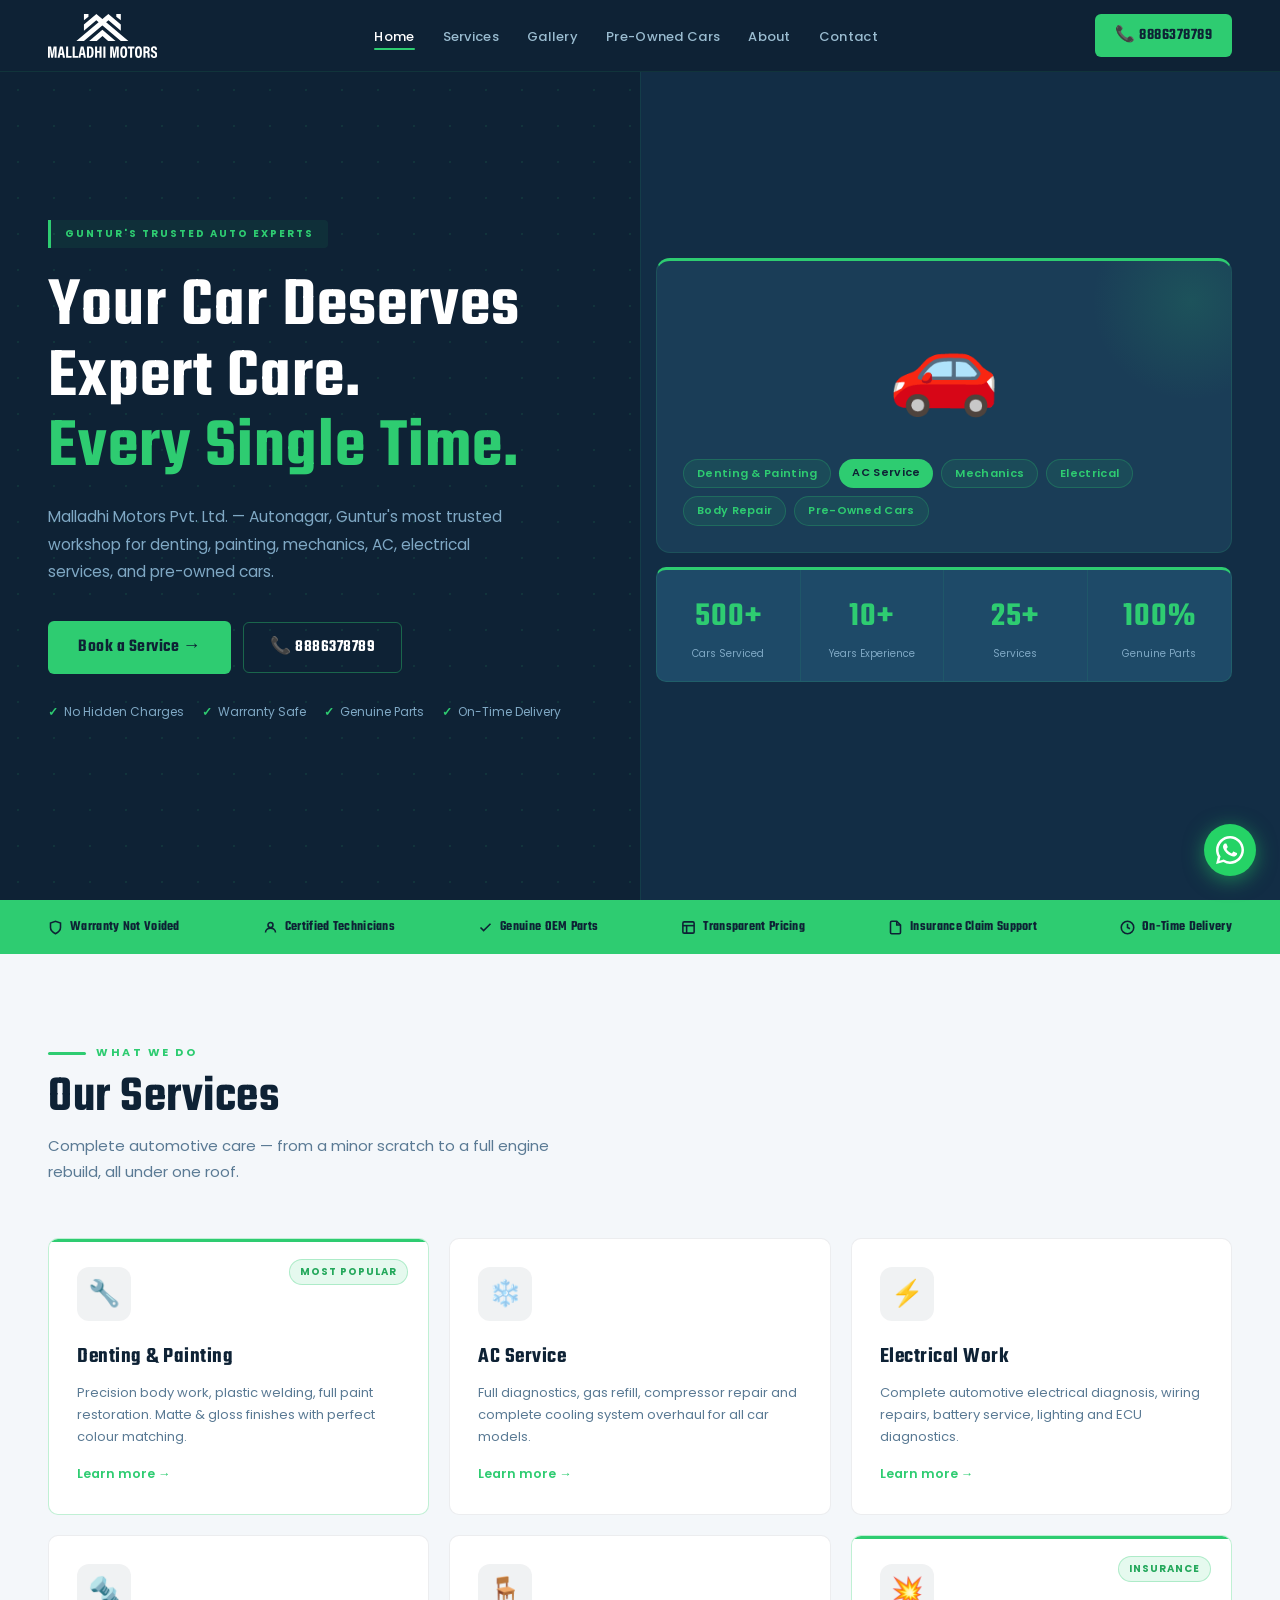
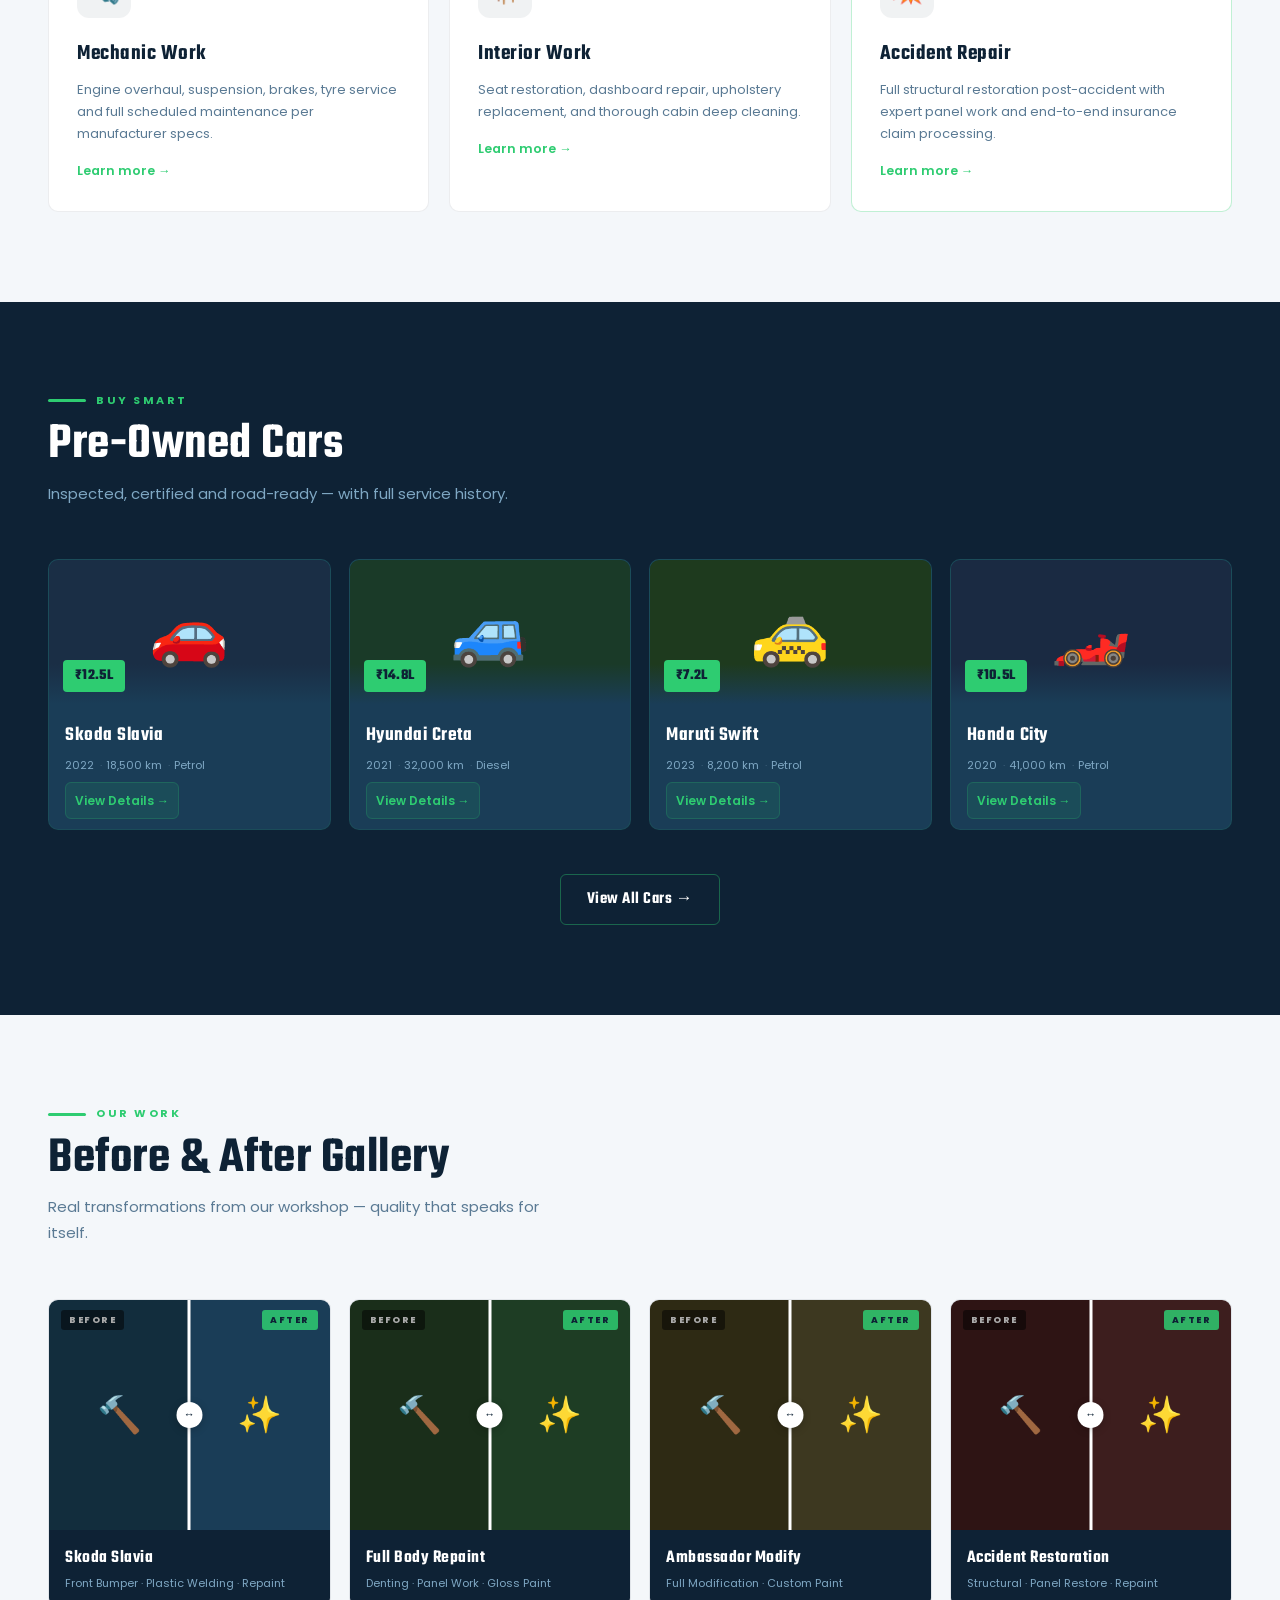
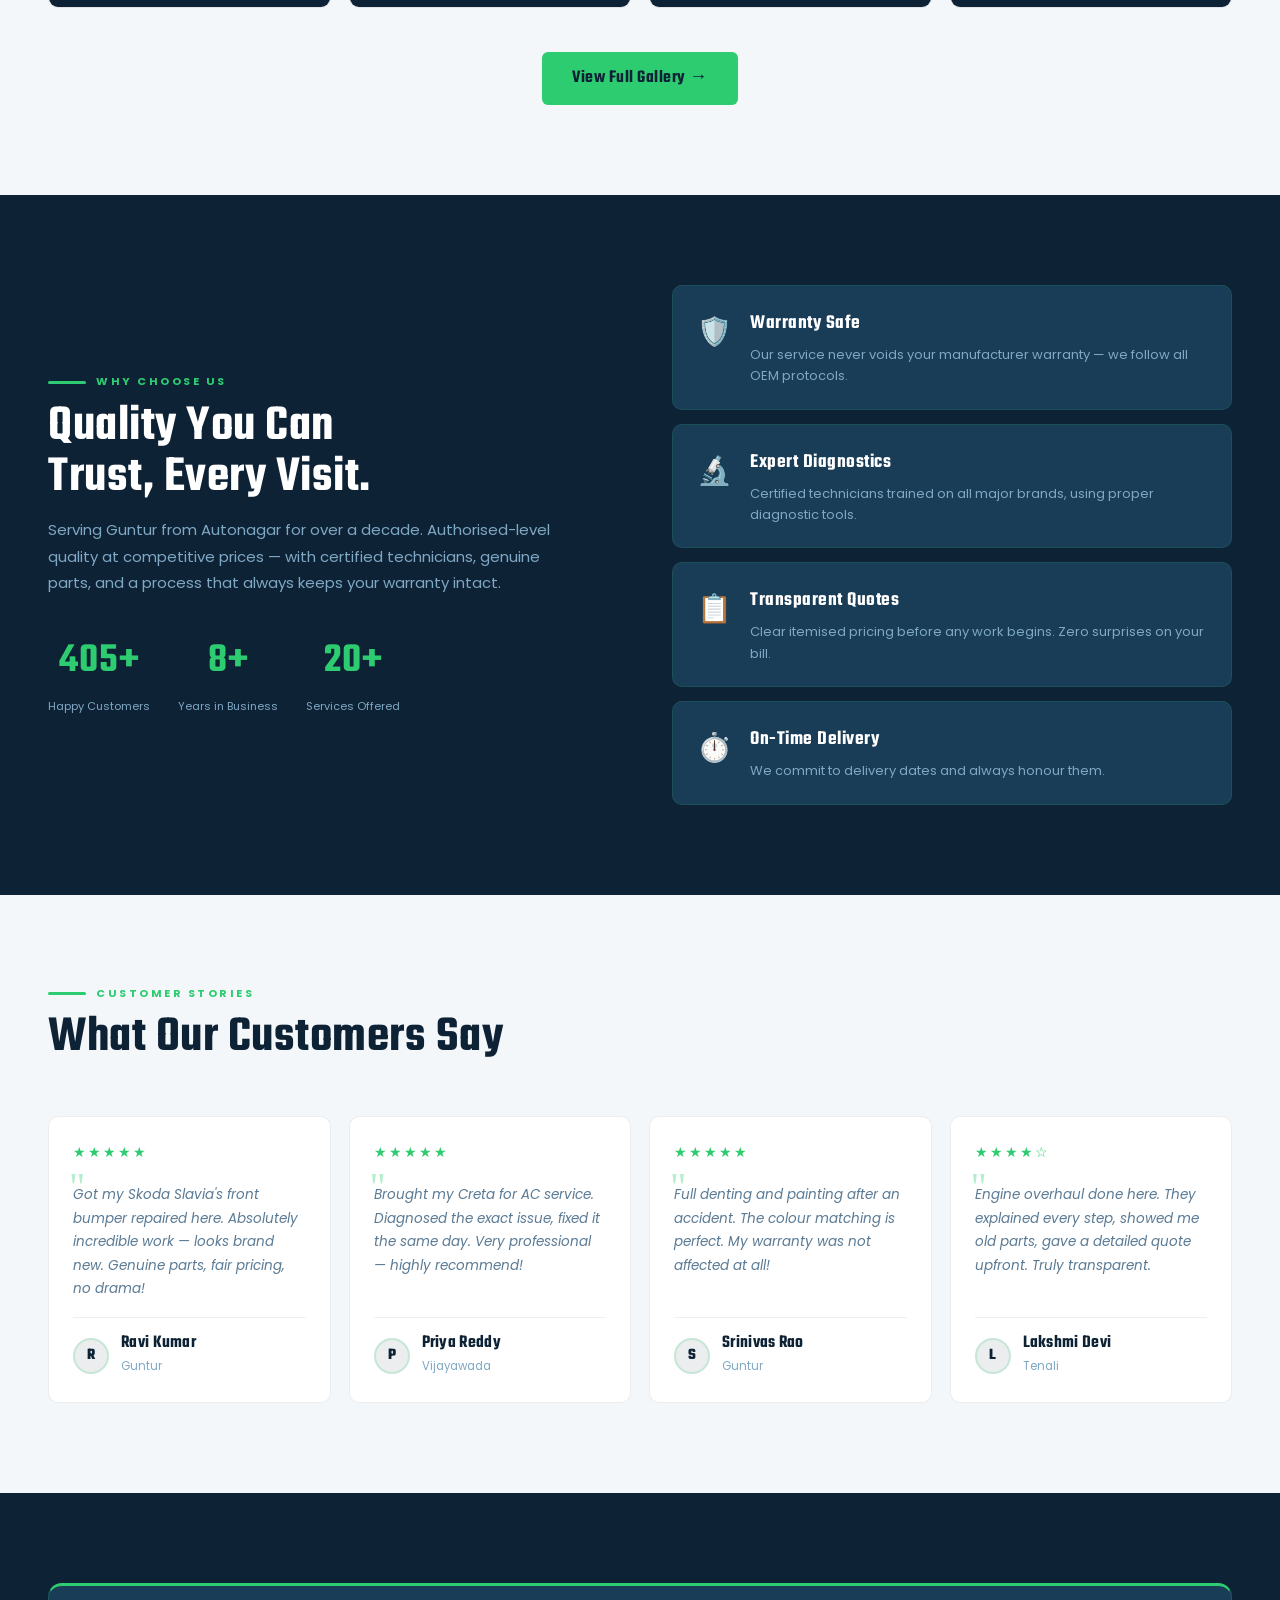
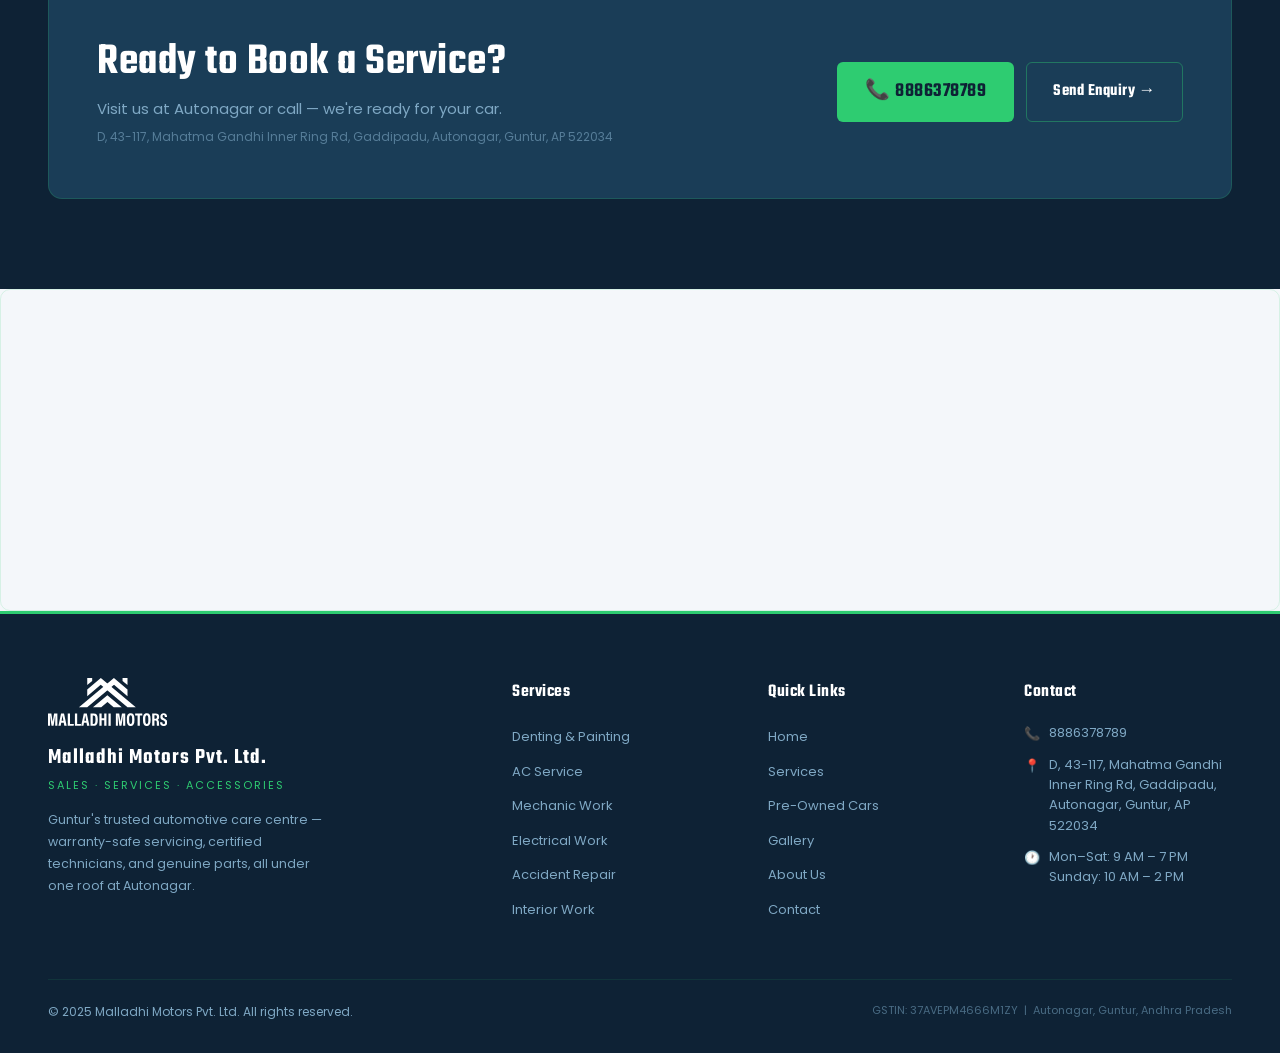
<file: index.html>
<!DOCTYPE html>
<html lang="en">
<head>
  <meta charset="UTF-8"/>
  <meta name="viewport" content="width=device-width,initial-scale=1.0"/>
  <title>Malladhi Motors Pvt. Ltd. | Sales · Services · Accessories — Guntur</title>
  <meta name="description" content="Malladhi Motors Pvt. Ltd. — Guntur's most trusted automotive workshop in Autonagar. Denting, painting, AC, mechanics, electrical, pre-owned cars. Call 8886378789."/>
  <meta name="keywords" content="car service Guntur, denting painting Guntur, AC service Guntur, pre-owned cars Guntur, Malladhi Motors, Autonagar workshop"/>
  <meta property="og:title" content="Malladhi Motors Pvt. Ltd."/>
  <meta property="og:description" content="Guntur's most trusted automotive care — Sales, Services & Accessories."/>
  <meta property="og:type" content="website"/>
  <meta property="og:url" content="https://www.malladhimotors.com"/>
  <link rel="canonical" href="https://www.malladhimotors.com"/>
  <link rel="preconnect" href="https://fonts.googleapis.com"/>
  <link rel="preconnect" href="https://fonts.gstatic.com" crossorigin/>
  <link href="https://fonts.googleapis.com/css2?family=Teko:wght@400;500;600;700&family=Poppins:wght@300;400;500;600&display=swap" rel="stylesheet"/>
  <link rel="stylesheet" href="style.css"/>
  <style>
    /* ── HOME-ONLY STYLES ── */
    .hero {
      min-height:100vh; background:var(--navy);
      display:grid; grid-template-columns:1fr 1fr;
      align-items:center; padding:100px 48px 60px;
      position:relative; overflow:hidden; gap:32px;
    }
    .hero::before {
      content:''; position:absolute; inset:0;
      background-image:radial-gradient(circle,rgba(46,204,113,.1) 1.5px,transparent 1.5px);
      background-size:36px 36px; pointer-events:none;
    }
    .hero::after {
      content:''; position:absolute; top:0; right:0; bottom:0; width:50%;
      background:var(--navy-mid); border-left:1px solid rgba(46,204,113,.1); pointer-events:none;
    }
    .hero-left { position:relative; z-index:2; }
    .hero-badge {
      display:inline-flex; align-items:center; gap:8px;
      border-left:3px solid var(--green); background:rgba(46,204,113,.08);
      padding:6px 14px; border-radius:0 4px 4px 0;
      font-size:10px; font-weight:700; letter-spacing:2px; color:var(--green); text-transform:uppercase;
      margin-bottom:24px; animation:fadeIn .5s ease both;
    }
    .hero-headline {
      font-family:var(--font-display); font-size:clamp(54px,5.5vw,80px);
      font-weight:600; line-height:1.0; letter-spacing:1px; color:var(--white);
      animation:fadeUp .7s .1s var(--ease-out) both;
    }
    .hero-headline .green { color:var(--green); }
    .hero-sub { margin-top:20px; font-size:15.5px; line-height:1.75; color:var(--muted); max-width:480px; animation:fadeUp .7s .2s var(--ease-out) both; }
    .hero-actions { display:flex; align-items:center; flex-wrap:wrap; gap:12px; margin-top:36px; animation:fadeUp .7s .3s var(--ease-out) both; }
    .hero-trust { display:flex; align-items:center; gap:18px; flex-wrap:wrap; margin-top:28px; animation:fadeUp .7s .4s var(--ease-out) both; }
    .hero-trust-item { display:flex; align-items:center; gap:6px; font-size:12px; color:var(--muted); }
    .hero-trust-item .chk { color:var(--green); font-weight:700; }
    .hero-right { position:relative; z-index:2; display:flex; flex-direction:column; gap:14px; animation:fadeIn .8s .3s ease both; }
    .hero-visual {
      background:var(--navy-card); border:1px solid rgba(46,204,113,.15);
      border-top:3px solid var(--green); border-radius:14px; padding:26px; position:relative; overflow:hidden;
    }
    .hero-visual::before {
      content:''; position:absolute; top:-60px; right:-60px;
      width:200px; height:200px;
      background:radial-gradient(circle,rgba(46,204,113,.15) 0%,transparent 70%);
      border-radius:50%; pointer-events:none;
    }
    .hero-car { font-size:90px; text-align:center; display:block; animation:float 4s ease-in-out infinite; margin:8px 0 20px; }
    .hero-tags { display:flex; flex-wrap:wrap; gap:8px; }
    .hero-tag { font-size:11px; font-weight:600; letter-spacing:.3px; padding:5px 13px; border-radius:20px; cursor:default; }
    .hero-tag.on  { background:var(--green); color:var(--navy); }
    .hero-tag.off { background:rgba(46,204,113,.1); color:var(--green); border:1px solid rgba(46,204,113,.25); }
    @media(max-width:900px){
      .hero { grid-template-columns:1fr; padding:90px 20px 60px; }
      .hero::after { display:none; }
    }
  </style>
  <!-- Google Analytics placeholder — replace UA-XXXXXXXX -->
  <!-- <script async src="https://www.googletagmanager.com/gtag/js?id=G-XXXXXXXXXX"></script>
  <script>window.dataLayer=window.dataLayer||[];function gtag(){dataLayer.push(arguments);}gtag('js',new Date());gtag('config','G-XXXXXXXXXX');</script> -->
</head>
<body>

<!-- NAV -->
<nav class="nav" id="nav">
  <a href="index.html" class="nav-logo">
    <img src="images/Malladhi_LW.svg" alt="Malladhi Motors Logo" height="44"/>
  </a>
  <ul class="nav-links">
    <li><a href="index.html" class="active">Home</a></li>
    <li><a href="services.html">Services</a></li>
    <li><a href="gallery.html">Gallery</a></li>
    <li><a href="cars.html">Pre-Owned Cars</a></li>
    <li><a href="about.html">About</a></li>
    <li><a href="contact.html">Contact</a></li>
  </ul>
  <a href="tel:8886378789" class="nav-cta">📞 8886378789</a>
  <div class="hamburger" id="hamburger"><span></span><span></span><span></span></div>
</nav>
<div class="mobile-nav" id="mobileNav">
  <a href="index.html" class="active">Home</a>
  <a href="services.html">Services</a>
  <a href="gallery.html">Gallery</a>
  <a href="cars.html">Pre-Owned Cars</a>
  <a href="about.html">About</a>
  <a href="contact.html">Contact</a>
  <a href="tel:8886378789" class="m-cta">📞 Call: 8886378789</a>
</div>

<!-- HERO -->
<section class="hero" id="home">
  <div class="hero-left">
    <div class="hero-badge">Guntur's Trusted Auto Experts</div>
    <h1 class="hero-headline">Your Car Deserves<br>Expert Care.<br><span class="green">Every Single Time.</span></h1>
    <p class="hero-sub">Malladhi Motors Pvt. Ltd. — Autonagar, Guntur's most trusted workshop for denting, painting, mechanics, AC, electrical services, and pre-owned cars.</p>
    <div class="hero-actions">
      <a href="contact.html" class="btn btn-primary">Book a Service &rarr;</a>
      <a href="tel:8886378789" class="btn btn-outline">📞 8886378789</a>
    </div>
    <div class="hero-trust">
      <span class="hero-trust-item"><span class="chk">✓</span> No Hidden Charges</span>
      <span class="hero-trust-item"><span class="chk">✓</span> Warranty Safe</span>
      <span class="hero-trust-item"><span class="chk">✓</span> Genuine Parts</span>
      <span class="hero-trust-item"><span class="chk">✓</span> On-Time Delivery</span>
    </div>
  </div>
  <div class="hero-right">
    <div class="hero-visual">
      <span class="hero-car">🚗</span>
      <div class="hero-tags">
        <span class="hero-tag on" id="htag0">Denting &amp; Painting</span>
        <span class="hero-tag off" id="htag1">AC Service</span>
        <span class="hero-tag off" id="htag2">Mechanics</span>
        <span class="hero-tag off" id="htag3">Electrical</span>
        <span class="hero-tag off" id="htag4">Body Repair</span>
        <span class="hero-tag off" id="htag5">Pre-Owned Cars</span>
      </div>
    </div>
    <div class="stats-card">
      <div class="stat-item"><span class="stat-val" data-target="500" data-suffix="+">0+</span><span class="stat-lbl">Cars Serviced</span></div>
      <div class="stat-item"><span class="stat-val" data-target="10" data-suffix="+">0+</span><span class="stat-lbl">Years Experience</span></div>
      <div class="stat-item"><span class="stat-val" data-target="25" data-suffix="+">0+</span><span class="stat-lbl">Services</span></div>
      <div class="stat-item"><span class="stat-val">100%</span><span class="stat-lbl">Genuine Parts</span></div>
    </div>
  </div>
</section>

<!-- TRUST STRIP -->
<div class="trust-strip">
  <span class="trust-item"><svg viewBox="0 0 24 24" fill="none" stroke="currentColor" stroke-width="2.5"><path d="M12 22s8-4 8-10V5l-8-3-8 3v7c0 6 8 10 8 10z"/></svg>Warranty Not Voided</span>
  <span class="trust-item"><svg viewBox="0 0 24 24" fill="none" stroke="currentColor" stroke-width="2.5"><circle cx="12" cy="8" r="4"/><path d="M4 20c0-4 3.6-7 8-7s8 3 8 7"/></svg>Certified Technicians</span>
  <span class="trust-item"><svg viewBox="0 0 24 24" fill="none" stroke="currentColor" stroke-width="2.5"><polyline points="20 6 9 17 4 12"/></svg>Genuine OEM Parts</span>
  <span class="trust-item"><svg viewBox="0 0 24 24" fill="none" stroke="currentColor" stroke-width="2.5"><rect x="3" y="3" width="18" height="18" rx="2"/><line x1="3" y1="9" x2="21" y2="9"/><line x1="9" y1="21" x2="9" y2="9"/></svg>Transparent Pricing</span>
  <span class="trust-item"><svg viewBox="0 0 24 24" fill="none" stroke="currentColor" stroke-width="2.5"><path d="M14 2H6a2 2 0 0 0-2 2v16a2 2 0 0 0 2 2h12a2 2 0 0 0 2-2V8z"/><polyline points="14 2 14 8 20 8"/></svg>Insurance Claim Support</span>
  <span class="trust-item"><svg viewBox="0 0 24 24" fill="none" stroke="currentColor" stroke-width="2.5"><circle cx="12" cy="12" r="10"/><polyline points="12 6 12 12 16 14"/></svg>On-Time Delivery</span>
</div>

<!-- SERVICES PREVIEW -->
<section class="section light" id="services">
  <div class="section-head reveal">
    <div class="section-eyebrow"><span>What We Do</span></div>
    <h2 class="section-title dark">Our Services</h2>
    <p class="section-sub dark">Complete automotive care — from a minor scratch to a full engine rebuild, all under one roof.</p>
  </div>
  <div class="services-grid">
    <div class="service-card featured reveal d1">
      <span class="service-badge">Most Popular</span>
      <div class="service-icon">🔧</div>
      <div class="service-title">Denting &amp; Painting</div>
      <p class="service-desc">Precision body work, plastic welding, full paint restoration. Matte &amp; gloss finishes with perfect colour matching.</p>
      <a href="services.html#denting" class="service-link">Learn more &rarr;</a>
    </div>
    <div class="service-card reveal d2">
      <div class="service-icon">❄️</div>
      <div class="service-title">AC Service</div>
      <p class="service-desc">Full diagnostics, gas refill, compressor repair and complete cooling system overhaul for all car models.</p>
      <a href="services.html#ac" class="service-link">Learn more &rarr;</a>
    </div>
    <div class="service-card reveal d3">
      <div class="service-icon">⚡</div>
      <div class="service-title">Electrical Work</div>
      <p class="service-desc">Complete automotive electrical diagnosis, wiring repairs, battery service, lighting and ECU diagnostics.</p>
      <a href="services.html#electrical" class="service-link">Learn more &rarr;</a>
    </div>
    <div class="service-card reveal d1">
      <div class="service-icon">🔩</div>
      <div class="service-title">Mechanic Work</div>
      <p class="service-desc">Engine overhaul, suspension, brakes, tyre service and full scheduled maintenance per manufacturer specs.</p>
      <a href="services.html#mechanic" class="service-link">Learn more &rarr;</a>
    </div>
    <div class="service-card reveal d2">
      <div class="service-icon">🪑</div>
      <div class="service-title">Interior Work</div>
      <p class="service-desc">Seat restoration, dashboard repair, upholstery replacement, and thorough cabin deep cleaning.</p>
      <a href="services.html#interior" class="service-link">Learn more &rarr;</a>
    </div>
    <div class="service-card featured reveal d3">
      <span class="service-badge">Insurance</span>
      <div class="service-icon">💥</div>
      <div class="service-title">Accident Repair</div>
      <p class="service-desc">Full structural restoration post-accident with expert panel work and end-to-end insurance claim processing.</p>
      <a href="services.html#accident" class="service-link">Learn more &rarr;</a>
    </div>
  </div>
</section>

<!-- PRE-OWNED CARS PREVIEW -->
<section class="section dark" id="cars">
  <div class="section-head reveal">
    <div class="section-eyebrow"><span>Buy Smart</span></div>
    <h2 class="section-title light">Pre-Owned Cars</h2>
    <p class="section-sub light">Inspected, certified and road-ready — with full service history.</p>
  </div>
  <div class="cars-grid">
    <div class="car-card reveal d1">
      <div class="car-img" style="background:#1A2E45;">🚗<div class="car-price-badge">₹12.5L</div></div>
      <div class="car-body"><div class="car-name">Skoda Slavia</div><div class="car-meta"><span>2022</span><span>18,500 km</span><span>Petrol</span></div><a href="cars.html" class="car-btn">View Details &rarr;</a></div>
    </div>
    <div class="car-card reveal d2">
      <div class="car-img" style="background:#1A3A28;">🚙<div class="car-price-badge">₹14.8L</div></div>
      <div class="car-body"><div class="car-name">Hyundai Creta</div><div class="car-meta"><span>2021</span><span>32,000 km</span><span>Diesel</span></div><a href="cars.html" class="car-btn">View Details &rarr;</a></div>
    </div>
    <div class="car-card reveal d3">
      <div class="car-img" style="background:#1E3A1E;">🚕<div class="car-price-badge">₹7.2L</div></div>
      <div class="car-body"><div class="car-name">Maruti Swift</div><div class="car-meta"><span>2023</span><span>8,200 km</span><span>Petrol</span></div><a href="cars.html" class="car-btn">View Details &rarr;</a></div>
    </div>
    <div class="car-card reveal d4">
      <div class="car-img" style="background:#1A2A42;">🏎️<div class="car-price-badge">₹10.5L</div></div>
      <div class="car-body"><div class="car-name">Honda City</div><div class="car-meta"><span>2020</span><span>41,000 km</span><span>Petrol</span></div><a href="cars.html" class="car-btn">View Details &rarr;</a></div>
    </div>
  </div>
  <div style="text-align:center;margin-top:44px;" class="reveal">
    <a href="cars.html" class="btn btn-outline">View All Cars &rarr;</a>
  </div>
</section>

<!-- GALLERY PREVIEW -->
<section class="section light" id="gallery">
  <div class="section-head reveal">
    <div class="section-eyebrow"><span>Our Work</span></div>
    <h2 class="section-title dark">Before &amp; After Gallery</h2>
    <p class="section-sub dark">Real transformations from our workshop — quality that speaks for itself.</p>
  </div>
  <div class="gallery-grid">
    <div class="gallery-card reveal d1">
      <div class="gallery-split"><div class="gallery-before" style="background:#122D3D;">🔨</div><div class="gallery-after" style="background:#1A3D57;">✨</div><div class="gallery-divider"><div class="gallery-divider-dot">↔</div></div><div class="gallery-labels"><span class="gallery-label before">Before</span><span class="gallery-label after">After</span></div></div>
      <div class="gallery-footer"><div class="gallery-title">Skoda Slavia</div><div class="gallery-sub">Front Bumper · Plastic Welding · Repaint</div></div>
    </div>
    <div class="gallery-card reveal d2">
      <div class="gallery-split"><div class="gallery-before" style="background:#1A2E1A;">🔨</div><div class="gallery-after" style="background:#1E3D24;">✨</div><div class="gallery-divider"><div class="gallery-divider-dot">↔</div></div><div class="gallery-labels"><span class="gallery-label before">Before</span><span class="gallery-label after">After</span></div></div>
      <div class="gallery-footer"><div class="gallery-title">Full Body Repaint</div><div class="gallery-sub">Denting · Panel Work · Gloss Paint</div></div>
    </div>
    <div class="gallery-card reveal d3">
      <div class="gallery-split"><div class="gallery-before" style="background:#2E2A14;">🔨</div><div class="gallery-after" style="background:#3D3820;">✨</div><div class="gallery-divider"><div class="gallery-divider-dot">↔</div></div><div class="gallery-labels"><span class="gallery-label before">Before</span><span class="gallery-label after">After</span></div></div>
      <div class="gallery-footer"><div class="gallery-title">Ambassador Modify</div><div class="gallery-sub">Full Modification · Custom Paint</div></div>
    </div>
    <div class="gallery-card reveal d4">
      <div class="gallery-split"><div class="gallery-before" style="background:#2E1414;">🔨</div><div class="gallery-after" style="background:#3D1E1E;">✨</div><div class="gallery-divider"><div class="gallery-divider-dot">↔</div></div><div class="gallery-labels"><span class="gallery-label before">Before</span><span class="gallery-label after">After</span></div></div>
      <div class="gallery-footer"><div class="gallery-title">Accident Restoration</div><div class="gallery-sub">Structural · Panel Restore · Repaint</div></div>
    </div>
  </div>
  <div style="text-align:center;margin-top:44px;" class="reveal"><a href="gallery.html" class="btn btn-primary">View Full Gallery &rarr;</a></div>
</section>

<!-- WHY US -->
<section class="section dark">
  <div style="display:grid;grid-template-columns:1fr 1fr;gap:64px;align-items:center;" class="why-grid-wrap">
    <div class="reveal">
      <div class="section-eyebrow"><span>Why Choose Us</span></div>
      <h2 class="section-title light">Quality You Can<br>Trust, Every Visit.</h2>
      <p class="section-sub light" style="margin-top:14px;">Serving Guntur from Autonagar for over a decade. Authorised-level quality at competitive prices — with certified technicians, genuine parts, and a process that always keeps your warranty intact.</p>
      <div style="display:flex;gap:28px;flex-wrap:wrap;margin-top:32px;">
        <div style="text-align:center;"><div style="font-family:var(--font-display);font-size:42px;font-weight:600;letter-spacing:1px;color:var(--green);" data-target="500" data-suffix="+">0+</div><div style="font-size:11px;color:var(--muted);margin-top:3px;">Happy Customers</div></div>
        <div style="text-align:center;"><div style="font-family:var(--font-display);font-size:42px;font-weight:600;letter-spacing:1px;color:var(--green);" data-target="10" data-suffix="+">0+</div><div style="font-size:11px;color:var(--muted);margin-top:3px;">Years in Business</div></div>
        <div style="text-align:center;"><div style="font-family:var(--font-display);font-size:42px;font-weight:600;letter-spacing:1px;color:var(--green);" data-target="25" data-suffix="+">0+</div><div style="font-size:11px;color:var(--muted);margin-top:3px;">Services Offered</div></div>
      </div>
    </div>
    <div style="display:grid;gap:14px;">
      <div class="why-card reveal d1"><div class="why-icon">🛡️</div><div><div class="why-title">Warranty Safe</div><div class="why-desc">Our service never voids your manufacturer warranty — we follow all OEM protocols.</div></div></div>
      <div class="why-card reveal d2"><div class="why-icon">🔬</div><div><div class="why-title">Expert Diagnostics</div><div class="why-desc">Certified technicians trained on all major brands, using proper diagnostic tools.</div></div></div>
      <div class="why-card reveal d3"><div class="why-icon">📋</div><div><div class="why-title">Transparent Quotes</div><div class="why-desc">Clear itemised pricing before any work begins. Zero surprises on your bill.</div></div></div>
      <div class="why-card reveal d4"><div class="why-icon">⏱️</div><div><div class="why-title">On-Time Delivery</div><div class="why-desc">We commit to delivery dates and always honour them.</div></div></div>
    </div>
  </div>
  <style>.why-grid-wrap{} @media(max-width:900px){.why-grid-wrap{grid-template-columns:1fr!important;gap:36px!important;}}</style>
</section>

<!-- TESTIMONIALS -->
<section class="section light">
  <div class="section-head reveal">
    <div class="section-eyebrow"><span>Customer Stories</span></div>
    <h2 class="section-title dark">What Our Customers Say</h2>
  </div>
  <div class="reviews-grid">
    <div class="review-card reveal d1"><div class="review-stars">★★★★★</div><p class="review-quote">Got my Skoda Slavia's front bumper repaired here. Absolutely incredible work — looks brand new. Genuine parts, fair pricing, no drama!</p><hr class="review-divider"><div class="review-author"><div class="review-avatar">R</div><div><span class="review-name">Ravi Kumar</span><span class="review-loc">Guntur</span></div></div></div>
    <div class="review-card reveal d2"><div class="review-stars">★★★★★</div><p class="review-quote">Brought my Creta for AC service. Diagnosed the exact issue, fixed it the same day. Very professional — highly recommend!</p><hr class="review-divider"><div class="review-author"><div class="review-avatar">P</div><div><span class="review-name">Priya Reddy</span><span class="review-loc">Vijayawada</span></div></div></div>
    <div class="review-card reveal d3"><div class="review-stars">★★★★★</div><p class="review-quote">Full denting and painting after an accident. The colour matching is perfect. My warranty was not affected at all!</p><hr class="review-divider"><div class="review-author"><div class="review-avatar">S</div><div><span class="review-name">Srinivas Rao</span><span class="review-loc">Guntur</span></div></div></div>
    <div class="review-card reveal d4"><div class="review-stars">★★★★☆</div><p class="review-quote">Engine overhaul done here. They explained every step, showed me old parts, gave a detailed quote upfront. Truly transparent.</p><hr class="review-divider"><div class="review-author"><div class="review-avatar">L</div><div><span class="review-name">Lakshmi Devi</span><span class="review-loc">Tenali</span></div></div></div>
  </div>
</section>

<!-- CTA + CONTACT SNIPPET -->
<section class="section dark" id="contact-cta">
  <div style="background:var(--navy-card);border-radius:14px;border:1px solid rgba(46,204,113,.2);border-top:3px solid var(--green);padding:52px 48px;display:flex;align-items:center;justify-content:space-between;gap:32px;flex-wrap:wrap;" class="reveal">
    <div>
      <h2 style="font-family:var(--font-display);font-size:clamp(34px,3.5vw,48px);font-weight:600;letter-spacing:.5px;color:var(--white);line-height:1.1;">Ready to Book a Service?</h2>
      <p style="font-size:15px;color:var(--muted);margin-top:10px;">Visit us at Autonagar or call — we're ready for your car.</p>
      <p style="font-size:12px;color:rgba(127,168,196,.6);margin-top:6px;">D, 43-117, Mahatma Gandhi Inner Ring Rd, Gaddipadu, Autonagar, Guntur, AP 522034</p>
    </div>
    <div style="display:flex;gap:12px;flex-wrap:wrap;flex-shrink:0;">
      <a href="tel:8886378789" class="btn btn-primary" style="font-size:20px;padding:14px 28px;">📞 8886378789</a>
      <a href="contact.html" class="btn btn-outline">Send Enquiry &rarr;</a>
    </div>
  </div>
</section>

<!-- MAP -->
<div style="padding:0;overflow:hidden;" class="map-wrap">
  <iframe src="https://www.google.com/maps/embed?pb=!1m18!1m12!1m3!1d3827.2!2d80.4723212!3d16.319596!2m3!1f0!2f0!3f0!3m2!1i1024!2i768!4f13.1!3m3!1m2!1s0x0%3A0x0!2zMTbCsDE5JzEwLjUiTiA4MMKwMjgnMjAuNCJF!5e0!3m2!1sen!2sin!4v1700000000000" allowfullscreen loading="lazy" referrerpolicy="no-referrer-when-downgrade" title="Malladhi Motors Location" style="border-radius:0;"></iframe>
</div>

<!-- FOOTER -->
<footer class="footer">
  <div class="footer-grid">
    <div>
      <div class="footer-logo"><img src="images/Malladhi_LW.svg" alt="Malladhi Motors Logo" height="48"/></div>
      <span class="footer-name">Malladhi Motors Pvt. Ltd.</span>
      <span class="footer-tagline">Sales · Services · Accessories</span>
      <p class="footer-desc">Guntur's trusted automotive care centre — warranty-safe servicing, certified technicians, and genuine parts, all under one roof at Autonagar.</p>
    </div>
    <div>
      <div class="footer-col-title">Services</div>
      <ul class="footer-links">
        <li><a href="services.html#denting">Denting &amp; Painting</a></li>
        <li><a href="services.html#ac">AC Service</a></li>
        <li><a href="services.html#mechanic">Mechanic Work</a></li>
        <li><a href="services.html#electrical">Electrical Work</a></li>
        <li><a href="services.html#accident">Accident Repair</a></li>
        <li><a href="services.html#interior">Interior Work</a></li>
      </ul>
    </div>
    <div>
      <div class="footer-col-title">Quick Links</div>
      <ul class="footer-links">
        <li><a href="index.html">Home</a></li>
        <li><a href="services.html">Services</a></li>
        <li><a href="cars.html">Pre-Owned Cars</a></li>
        <li><a href="gallery.html">Gallery</a></li>
        <li><a href="about.html">About Us</a></li>
        <li><a href="contact.html">Contact</a></li>
      </ul>
    </div>
    <div>
      <div class="footer-col-title">Contact</div>
      <div class="footer-contact-item"><span class="icon">📞</span><span><a href="tel:8886378789">8886378789</a></span></div>
      <div class="footer-contact-item"><span class="icon">📍</span><span>D, 43-117, Mahatma Gandhi Inner Ring Rd, Gaddipadu, Autonagar, Guntur, AP 522034</span></div>
      <div class="footer-contact-item"><span class="icon">🕐</span><span>Mon–Sat: 9 AM – 7 PM<br>Sunday: 10 AM – 2 PM</span></div>
    </div>
  </div>
  <div class="footer-bottom">
    <span>© 2025 Malladhi Motors Pvt. Ltd. All rights reserved.</span>
    <span class="footer-gstin">GSTIN: 37AVEPM4666M1ZY &nbsp;|&nbsp; Autonagar, Guntur, Andhra Pradesh</span>
  </div>
</footer>

<!-- WHATSAPP FLOAT -->
<a href="https://wa.me/918886378789?text=Hi%20Malladhi%20Motors%2C%20I%20want%20to%20book%20a%20service." class="wa-btn" target="_blank" rel="noopener" aria-label="Chat on WhatsApp">
  <svg viewBox="0 0 24 24" fill="currentColor"><path d="M17.472 14.382c-.297-.149-1.758-.867-2.03-.967-.273-.099-.471-.148-.67.15-.197.297-.767.966-.94 1.164-.173.199-.347.223-.644.075-.297-.15-1.255-.463-2.39-1.475-.883-.788-1.48-1.761-1.653-2.059-.173-.297-.018-.458.13-.606.134-.133.298-.347.446-.52.149-.174.198-.298.298-.497.099-.198.05-.371-.025-.52-.075-.149-.669-1.612-.916-2.207-.242-.579-.487-.5-.669-.51-.173-.008-.371-.01-.57-.01-.198 0-.52.074-.792.372-.272.297-1.04 1.016-1.04 2.479 0 1.462 1.065 2.875 1.213 3.074.149.198 2.096 3.2 5.077 4.487.709.306 1.262.489 1.694.625.712.227 1.36.195 1.871.118.571-.085 1.758-.719 2.006-1.413.248-.694.248-1.289.173-1.413-.074-.124-.272-.198-.57-.347z"/><path d="M12 0C5.373 0 0 5.373 0 12c0 2.127.558 4.122 1.532 5.852L.073 23.927l6.253-1.635A11.945 11.945 0 0 0 12 24c6.627 0 12-5.373 12-12S18.627 0 12 0zm0 21.818a9.818 9.818 0 0 1-5.007-1.374l-.36-.213-3.713.972.989-3.617-.234-.372A9.818 9.818 0 1 1 12 21.818z"/></svg>
</a>
<button class="back-top" id="backTop" onclick="window.scrollTo({top:0,behavior:'smooth'})" aria-label="Back to top">↑</button>
<script src="shared.js"></script>
<script>
// Hero tag cycling
const tags = document.querySelectorAll('.hero-tag');
let ai = 0;
setInterval(()=>{
  tags[ai].className='hero-tag off';
  ai=(ai+1)%tags.length;
  tags[ai].className='hero-tag on';
},2200);
</script>
</body></html>
</file>
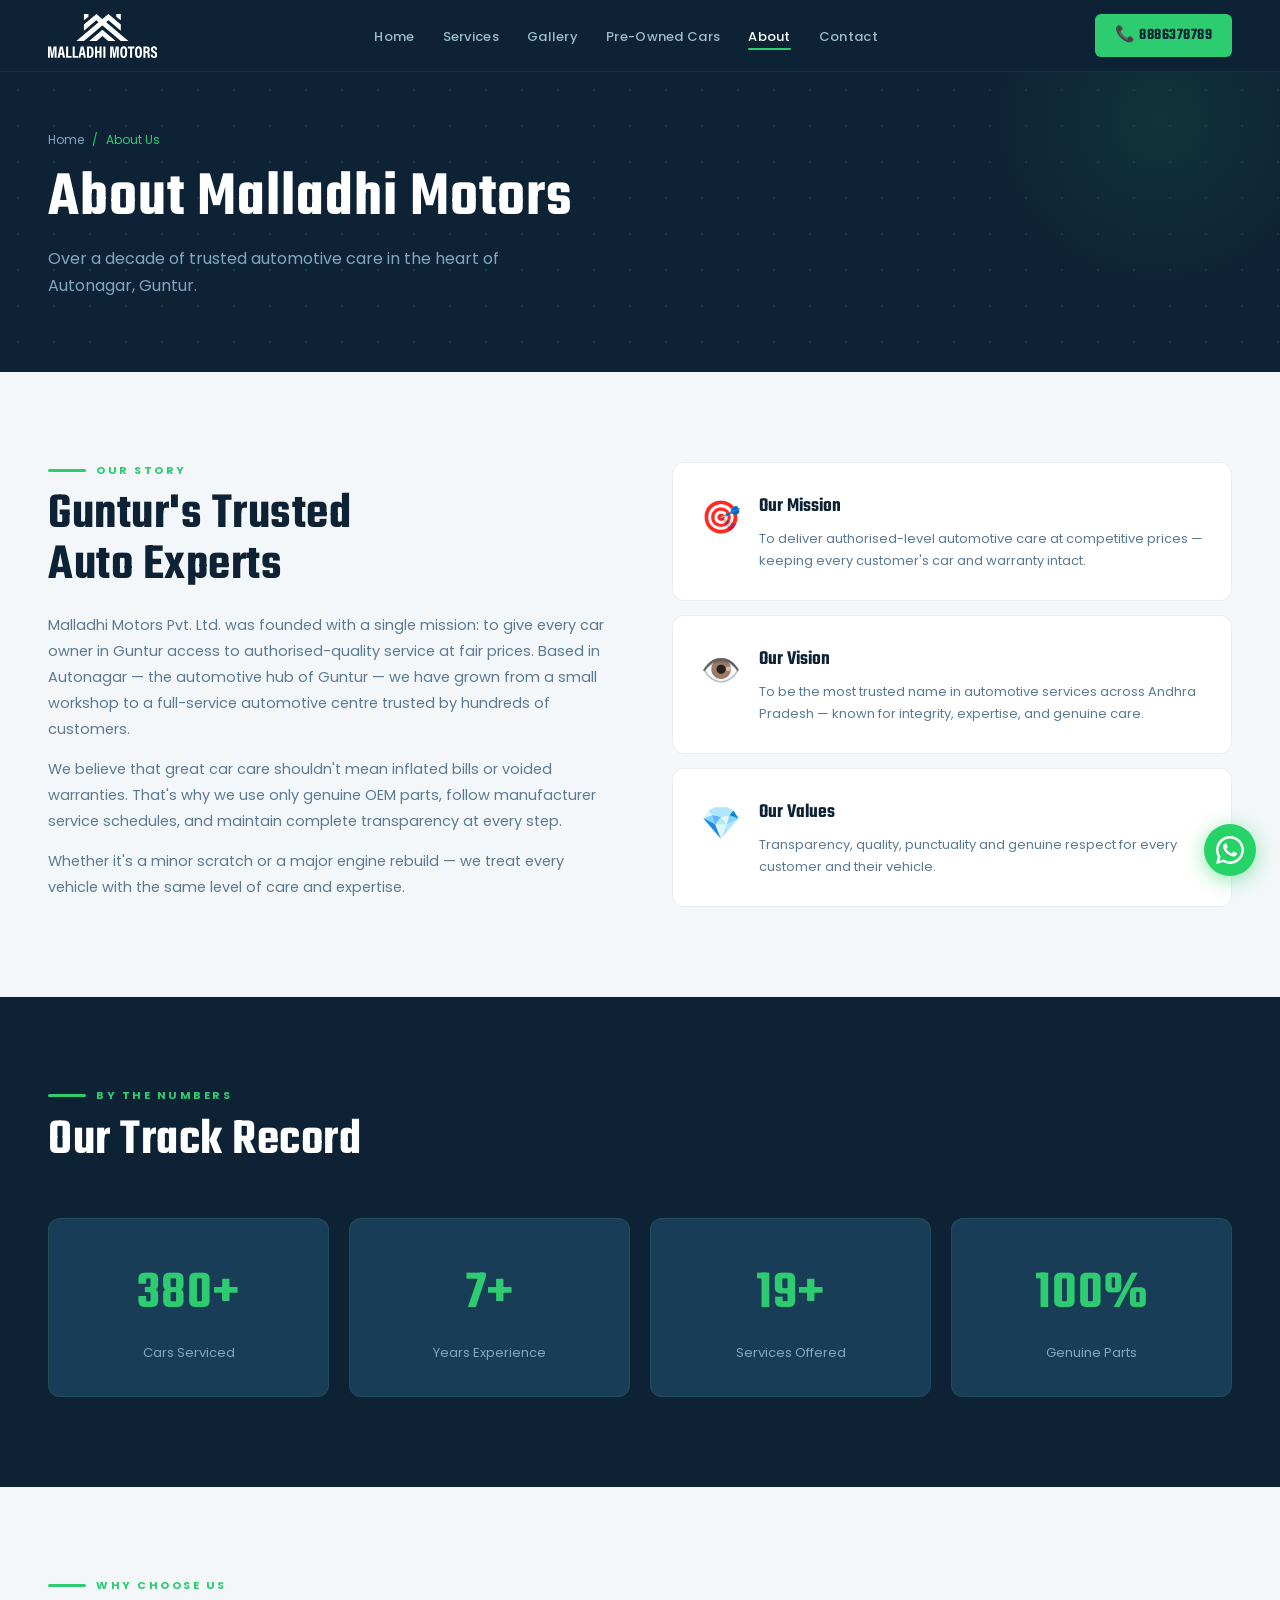
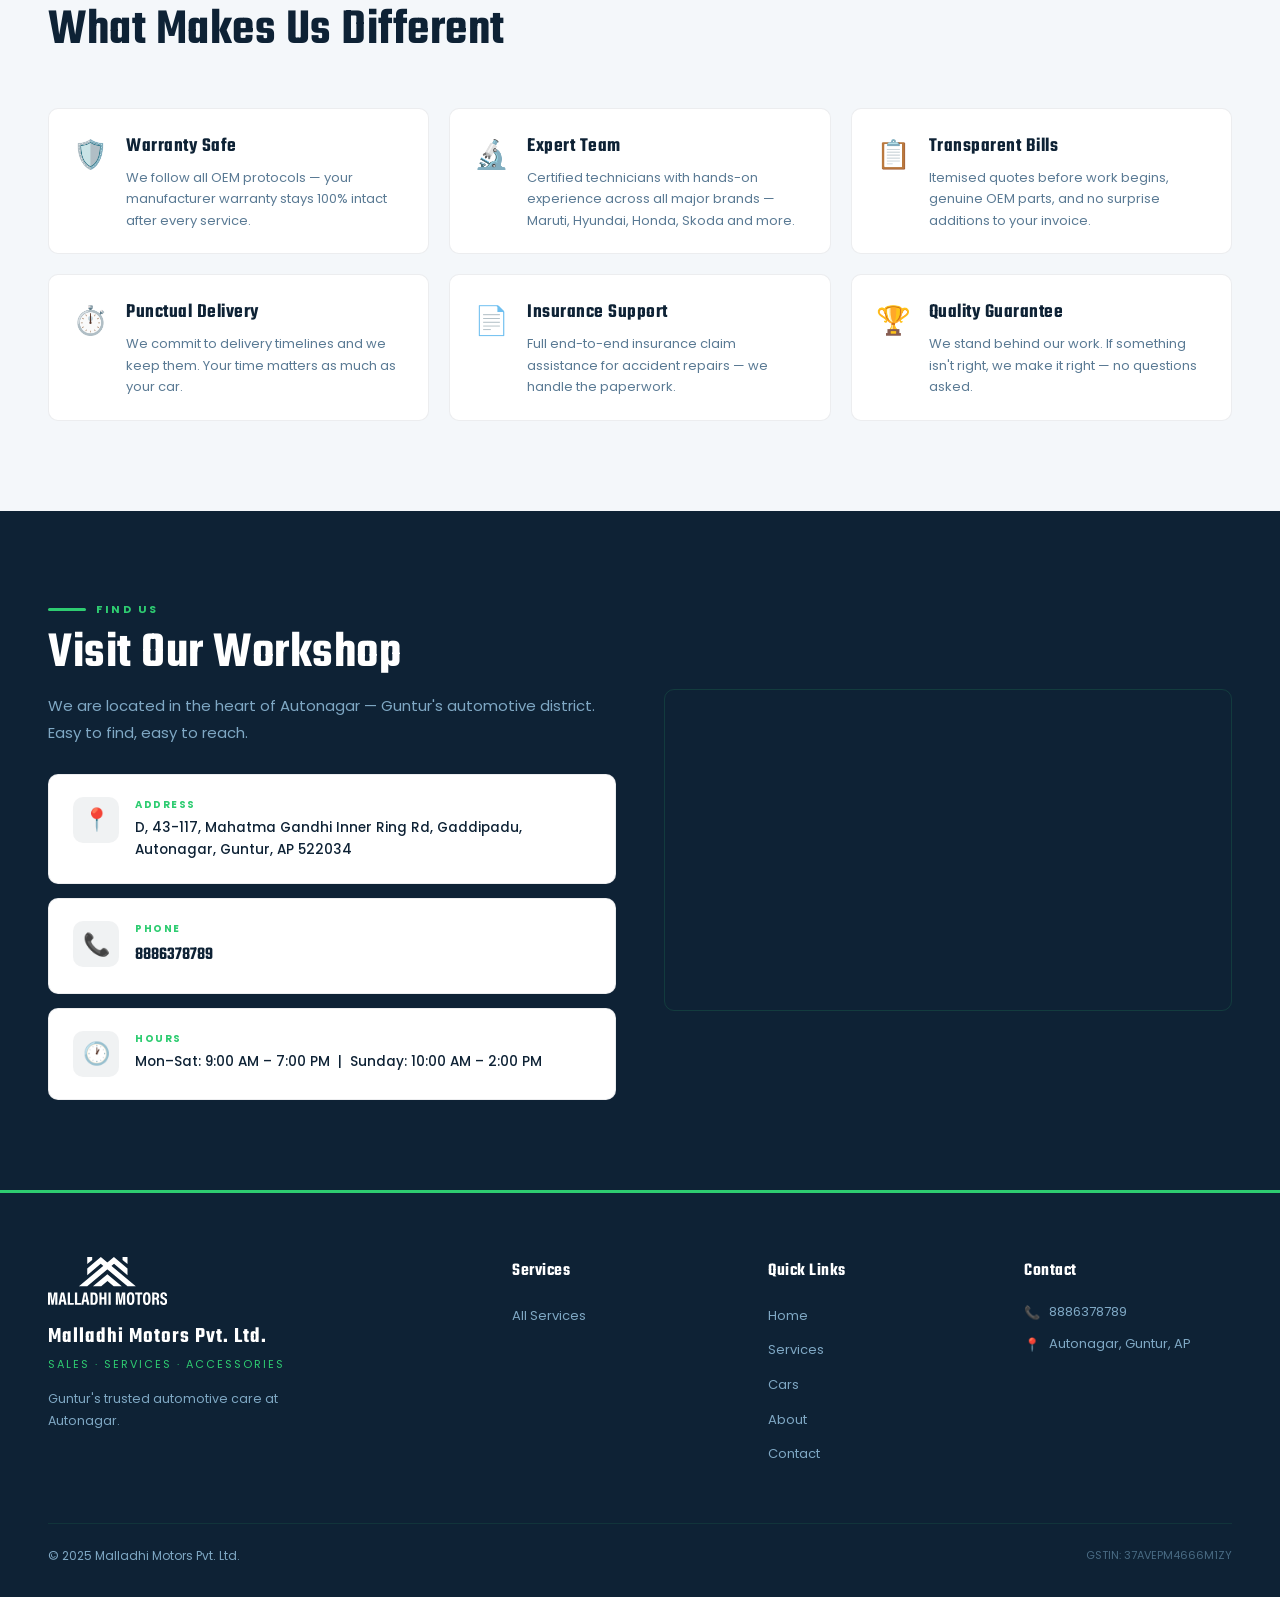
<file: about.html>
<!DOCTYPE html><html lang="en"><head><meta charset="UTF-8"/><meta name="viewport" content="width=device-width,initial-scale=1.0"/><title>About Us | Malladhi Motors Pvt. Ltd.</title><meta name="description" content="Learn about Malladhi Motors — Guntur's trusted auto workshop with 10+ years of expertise."/><link rel="preconnect" href="https://fonts.googleapis.com"/><link rel="preconnect" href="https://fonts.gstatic.com" crossorigin/><link href="https://fonts.googleapis.com/css2?family=Teko:wght@400;500;600;700&family=Poppins:wght@300;400;500;600&display=swap" rel="stylesheet"/><link rel="stylesheet" href="style.css"/></head><body><nav class="nav" id="nav"><a href="index.html" class="nav-logo"><img src="images/Malladhi_LW.svg" alt="Malladhi Motors Logo" height="44"/></a><ul class="nav-links"><li><a href="index.html">Home</a></li><li><a href="services.html">Services</a></li><li><a href="gallery.html">Gallery</a></li><li><a href="cars.html">Pre-Owned Cars</a></li><li><a href="about.html" class="active">About</a></li><li><a href="contact.html">Contact</a></li></ul><a href="tel:8886378789" class="nav-cta">📞 8886378789</a><div class="hamburger" id="hamburger"><span></span><span></span><span></span></div></nav><div class="mobile-nav" id="mobileNav"><a href="index.html">Home</a><a href="services.html">Services</a><a href="gallery.html">Gallery</a><a href="cars.html">Pre-Owned Cars</a><a href="about.html" class="active">About</a><a href="contact.html">Contact</a><a href="tel:8886378789" class="m-cta">📞 Call: 8886378789</a></div>
<div class="page-hero">
  <div class="page-hero-inner">
    <div class="page-breadcrumb"><a href="index.html">Home</a> <span>/</span> <span>About Us</span></div>
    <h1>About Malladhi Motors</h1>
    <p>Over a decade of trusted automotive care in the heart of Autonagar, Guntur.</p>
  </div>
</div>

<section class="section light">
  <div style="display:grid;grid-template-columns:1fr 1fr;gap:64px;align-items:start;" class="reveal ab-grid">
    <div>
      <div class="section-eyebrow"><span>Our Story</span></div>
      <h2 class="section-title dark">Guntur's Trusted<br>Auto Experts</h2>
      <p style="font-size:14.5px;color:#5A7A94;line-height:1.8;margin-top:20px;">Malladhi Motors Pvt. Ltd. was founded with a single mission: to give every car owner in Guntur access to authorised-quality service at fair prices. Based in Autonagar — the automotive hub of Guntur — we have grown from a small workshop to a full-service automotive centre trusted by hundreds of customers.</p>
      <p style="font-size:14.5px;color:#5A7A94;line-height:1.8;margin-top:14px;">We believe that great car care shouldn't mean inflated bills or voided warranties. That's why we use only genuine OEM parts, follow manufacturer service schedules, and maintain complete transparency at every step.</p>
      <p style="font-size:14.5px;color:#5A7A94;line-height:1.8;margin-top:14px;">Whether it's a minor scratch or a major engine rebuild — we treat every vehicle with the same level of care and expertise.</p>
    </div>
    <div style="display:grid;gap:14px;">
      <div style="background:var(--white);border-radius:12px;border:1px solid rgba(14,34,53,.08);padding:28px;display:flex;gap:18px;align-items:flex-start;">
        <div style="font-size:32px;flex-shrink:0;">🎯</div><div><div style="font-family:var(--font-display);font-size:20px;font-weight:600;color:var(--navy);">Our Mission</div><p style="font-size:13px;color:#5A7A94;line-height:1.7;margin-top:5px;">To deliver authorised-level automotive care at competitive prices — keeping every customer's car and warranty intact.</p></div>
      </div>
      <div style="background:var(--white);border-radius:12px;border:1px solid rgba(14,34,53,.08);padding:28px;display:flex;gap:18px;align-items:flex-start;">
        <div style="font-size:32px;flex-shrink:0;">👁️</div><div><div style="font-family:var(--font-display);font-size:20px;font-weight:600;color:var(--navy);">Our Vision</div><p style="font-size:13px;color:#5A7A94;line-height:1.7;margin-top:5px;">To be the most trusted name in automotive services across Andhra Pradesh — known for integrity, expertise, and genuine care.</p></div>
      </div>
      <div style="background:var(--white);border-radius:12px;border:1px solid rgba(14,34,53,.08);padding:28px;display:flex;gap:18px;align-items:flex-start;">
        <div style="font-size:32px;flex-shrink:0;">💎</div><div><div style="font-family:var(--font-display);font-size:20px;font-weight:600;color:var(--navy);">Our Values</div><p style="font-size:13px;color:#5A7A94;line-height:1.7;margin-top:5px;">Transparency, quality, punctuality and genuine respect for every customer and their vehicle.</p></div>
      </div>
    </div>
  </div>
  <style>.ab-grid{} @media(max-width:900px){.ab-grid{grid-template-columns:1fr!important;gap:32px!important;}}</style>
</section>

<section class="section dark">
  <div class="section-head reveal">
    <div class="section-eyebrow"><span>By The Numbers</span></div>
    <h2 class="section-title light">Our Track Record</h2>
  </div>
  <div style="display:grid;grid-template-columns:repeat(4,1fr);gap:20px;" class="reveal">
    <div style="text-align:center;padding:32px 16px;background:var(--navy-card);border-radius:12px;border:1px solid rgba(46,204,113,.12);">
      <div style="font-family:var(--font-display);font-size:54px;font-weight:600;letter-spacing:1px;color:var(--green);" data-target="500" data-suffix="+">0+</div>
      <div style="font-size:13px;color:var(--muted);margin-top:6px;">Cars Serviced</div>
    </div>
    <div style="text-align:center;padding:32px 16px;background:var(--navy-card);border-radius:12px;border:1px solid rgba(46,204,113,.12);">
      <div style="font-family:var(--font-display);font-size:54px;font-weight:600;letter-spacing:1px;color:var(--green);" data-target="10" data-suffix="+">0+</div>
      <div style="font-size:13px;color:var(--muted);margin-top:6px;">Years Experience</div>
    </div>
    <div style="text-align:center;padding:32px 16px;background:var(--navy-card);border-radius:12px;border:1px solid rgba(46,204,113,.12);">
      <div style="font-family:var(--font-display);font-size:54px;font-weight:600;letter-spacing:1px;color:var(--green);" data-target="25" data-suffix="+">0+</div>
      <div style="font-size:13px;color:var(--muted);margin-top:6px;">Services Offered</div>
    </div>
    <div style="text-align:center;padding:32px 16px;background:var(--navy-card);border-radius:12px;border:1px solid rgba(46,204,113,.12);">
      <div style="font-family:var(--font-display);font-size:54px;font-weight:600;letter-spacing:1px;color:var(--green);">100%</div>
      <div style="font-size:13px;color:var(--muted);margin-top:6px;">Genuine Parts</div>
    </div>
  </div>
</section>

<section class="section light">
  <div class="section-head reveal">
    <div class="section-eyebrow"><span>Why Choose Us</span></div>
    <h2 class="section-title dark">What Makes Us Different</h2>
  </div>
  <div style="display:grid;grid-template-columns:repeat(3,1fr);gap:20px;">
    <div class="why-card reveal d1" style="background:var(--white);border-color:rgba(14,34,53,.08);"><div class="why-icon">🛡️</div><div><div class="why-title" style="color:var(--navy);">Warranty Safe</div><div class="why-desc" style="color:#5A7A94;">We follow all OEM protocols — your manufacturer warranty stays 100% intact after every service.</div></div></div>
    <div class="why-card reveal d2" style="background:var(--white);border-color:rgba(14,34,53,.08);"><div class="why-icon">🔬</div><div><div class="why-title" style="color:var(--navy);">Expert Team</div><div class="why-desc" style="color:#5A7A94;">Certified technicians with hands-on experience across all major brands — Maruti, Hyundai, Honda, Skoda and more.</div></div></div>
    <div class="why-card reveal d3" style="background:var(--white);border-color:rgba(14,34,53,.08);"><div class="why-icon">📋</div><div><div class="why-title" style="color:var(--navy);">Transparent Bills</div><div class="why-desc" style="color:#5A7A94;">Itemised quotes before work begins, genuine OEM parts, and no surprise additions to your invoice.</div></div></div>
    <div class="why-card reveal d1" style="background:var(--white);border-color:rgba(14,34,53,.08);"><div class="why-icon">⏱️</div><div><div class="why-title" style="color:var(--navy);">Punctual Delivery</div><div class="why-desc" style="color:#5A7A94;">We commit to delivery timelines and we keep them. Your time matters as much as your car.</div></div></div>
    <div class="why-card reveal d2" style="background:var(--white);border-color:rgba(14,34,53,.08);"><div class="why-icon">📄</div><div><div class="why-title" style="color:var(--navy);">Insurance Support</div><div class="why-desc" style="color:#5A7A94;">Full end-to-end insurance claim assistance for accident repairs — we handle the paperwork.</div></div></div>
    <div class="why-card reveal d3" style="background:var(--white);border-color:rgba(14,34,53,.08);"><div class="why-icon">🏆</div><div><div class="why-title" style="color:var(--navy);">Quality Guarantee</div><div class="why-desc" style="color:#5A7A94;">We stand behind our work. If something isn't right, we make it right — no questions asked.</div></div></div>
  </div>
</section>

<section class="section dark">
  <div style="display:grid;grid-template-columns:1fr 1fr;gap:48px;align-items:center;" class="reveal ab-grid2">
    <div>
      <div class="section-eyebrow"><span>Find Us</span></div>
      <h2 class="section-title light">Visit Our Workshop</h2>
      <p style="font-size:15px;color:var(--muted);line-height:1.75;margin-top:14px;">We are located in the heart of Autonagar — Guntur's automotive district. Easy to find, easy to reach.</p>
      <div style="margin-top:28px;display:grid;gap:14px;">
        <div class="contact-card"><div class="contact-icon-box">📍</div><div><div class="contact-label">Address</div><div class="contact-val">D, 43-117, Mahatma Gandhi Inner Ring Rd, Gaddipadu, Autonagar, Guntur, AP 522034</div></div></div>
        <div class="contact-card"><div class="contact-icon-box">📞</div><div><div class="contact-label">Phone</div><div class="contact-val"><a href="tel:8886378789" style="color:var(--navy);font-family:var(--font-display);font-size:18px;font-weight:600;">8886378789</a></div></div></div>
        <div class="contact-card"><div class="contact-icon-box">🕐</div><div><div class="contact-label">Hours</div><div class="contact-val">Mon–Sat: 9:00 AM – 7:00 PM &nbsp;|&nbsp; Sunday: 10:00 AM – 2:00 PM</div></div></div>
      </div>
    </div>
    <div class="map-wrap"><iframe src="https://www.google.com/maps/embed?pb=!1m18!1m12!1m3!1d3827.2!2d80.4723212!3d16.319596!2m3!1f0!2f0!3f0!3m2!1i1024!2i768!4f13.1!3m3!1m2!1s0x0%3A0x0!2zMTbCsDE5JzEwLjUiTiA4MMKwMjgnMjAuNCJF!5e0!3m2!1sen!2sin!4v1700000000000" allowfullscreen loading="lazy" referrerpolicy="no-referrer-when-downgrade" title="Malladhi Motors Location"></iframe></div>
  </div>
  <style>.ab-grid2{} @media(max-width:900px){.ab-grid2{grid-template-columns:1fr!important;gap:32px!important;}}</style>
</section>
<footer class="footer"><div class="footer-grid"><div><div class="footer-logo"><img src="images/Malladhi_LW.svg" alt="Malladhi Motors Logo" height="48"/></div><span class="footer-name">Malladhi Motors Pvt. Ltd.</span><span class="footer-tagline">Sales · Services · Accessories</span><p class="footer-desc">Guntur's trusted automotive care at Autonagar.</p></div><div><div class="footer-col-title">Services</div><ul class="footer-links"><li><a href="services.html">All Services</a></li></ul></div><div><div class="footer-col-title">Quick Links</div><ul class="footer-links"><li><a href="index.html">Home</a></li><li><a href="services.html">Services</a></li><li><a href="cars.html">Cars</a></li><li><a href="about.html">About</a></li><li><a href="contact.html">Contact</a></li></ul></div><div><div class="footer-col-title">Contact</div><div class="footer-contact-item"><span class="icon">📞</span><span><a href="tel:8886378789">8886378789</a></span></div><div class="footer-contact-item"><span class="icon">📍</span><span>Autonagar, Guntur, AP</span></div></div></div><div class="footer-bottom"><span>© 2025 Malladhi Motors Pvt. Ltd.</span><span class="footer-gstin">GSTIN: 37AVEPM4666M1ZY</span></div></footer><a href="https://wa.me/918886378789" class="wa-btn" target="_blank" rel="noopener" aria-label="WhatsApp"><svg viewBox="0 0 24 24" fill="currentColor"><path d="M17.472 14.382c-.297-.149-1.758-.867-2.03-.967-.273-.099-.471-.148-.67.15-.197.297-.767.966-.94 1.164-.173.199-.347.223-.644.075-.297-.15-1.255-.463-2.39-1.475-.883-.788-1.48-1.761-1.653-2.059-.173-.297-.018-.458.13-.606.134-.133.298-.347.446-.52.149-.174.198-.298.298-.497.099-.198.05-.371-.025-.52-.075-.149-.669-1.612-.916-2.207-.242-.579-.487-.5-.669-.51-.173-.008-.371-.01-.57-.01-.198 0-.52.074-.792.372-.272.297-1.04 1.016-1.04 2.479 0 1.462 1.065 2.875 1.213 3.074.149.198 2.096 3.2 5.077 4.487.709.306 1.262.489 1.694.625.712.227 1.36.195 1.871.118.571-.085 1.758-.719 2.006-1.413.248-.694.248-1.289.173-1.413-.074-.124-.272-.198-.57-.347z"/><path d="M12 0C5.373 0 0 5.373 0 12c0 2.127.558 4.122 1.532 5.852L.073 23.927l6.253-1.635A11.945 11.945 0 0 0 12 24c6.627 0 12-5.373 12-12S18.627 0 12 0zm0 21.818a9.818 9.818 0 0 1-5.007-1.374l-.36-.213-3.713.972.989-3.617-.234-.372A9.818 9.818 0 1 1 12 21.818z"/></svg></a><button class="back-top" id="backTop" onclick="window.scrollTo({top:0,behavior:'smooth'})" aria-label="Back to top">↑</button><script src="shared.js"></script></body></html>
</file>
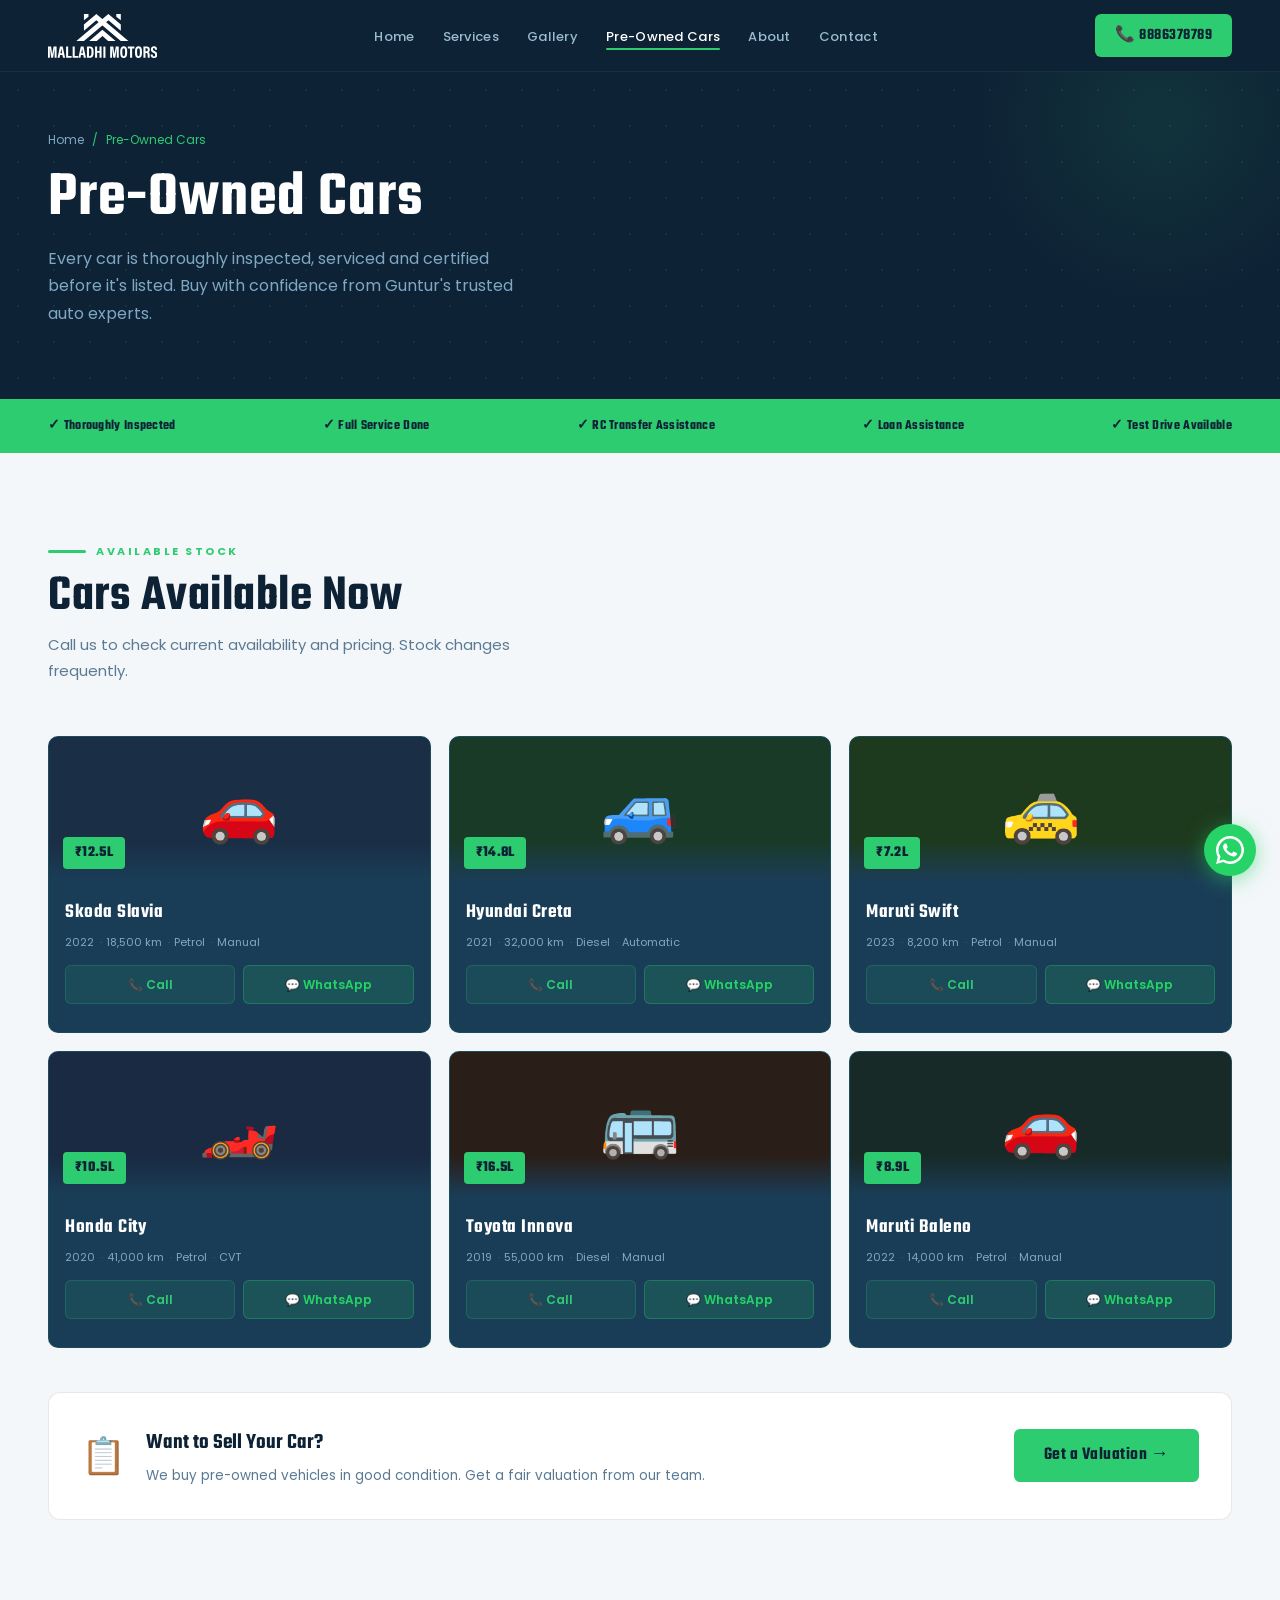
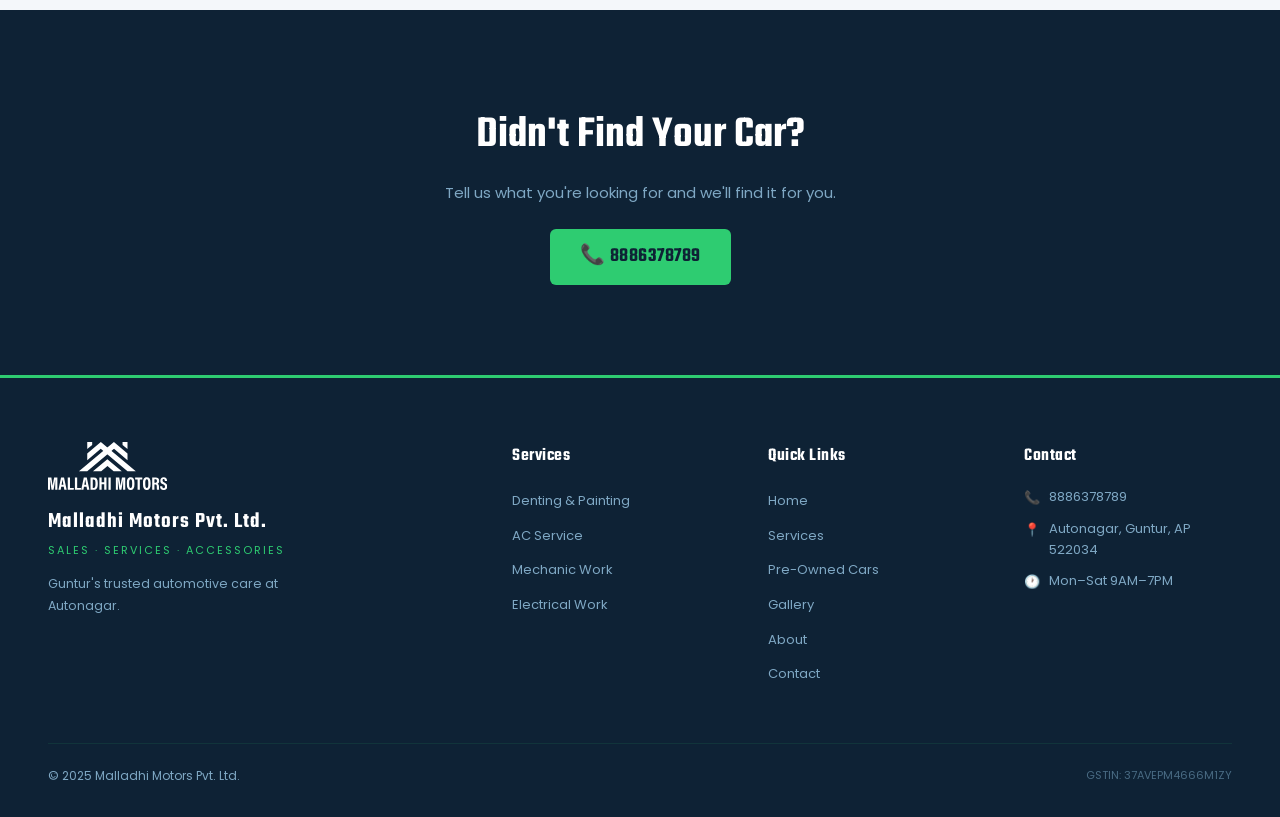
<file: cars.html>
<!DOCTYPE html><html lang="en"><head><meta charset="UTF-8"/><meta name="viewport" content="width=device-width,initial-scale=1.0"/><title>Pre-Owned Cars | Malladhi Motors Pvt. Ltd.</title><meta name="description" content="Buy certified pre-owned cars in Guntur. Inspected, serviced and ready to drive from Malladhi Motors."/><link rel="canonical" href="https://www.malladhimotors.com/cars.html"/><link rel="preconnect" href="https://fonts.googleapis.com"/><link rel="preconnect" href="https://fonts.gstatic.com" crossorigin/><link href="https://fonts.googleapis.com/css2?family=Teko:wght@400;500;600;700&family=Poppins:wght@300;400;500;600&display=swap" rel="stylesheet"/><link rel="stylesheet" href="style.css"/></head><body><nav class="nav" id="nav"><a href="index.html" class="nav-logo"><img src="images/Malladhi_LW.svg" alt="Malladhi Motors Logo" height="44"/></a><ul class="nav-links"><li><a href="index.html">Home</a></li><li><a href="services.html">Services</a></li><li><a href="gallery.html">Gallery</a></li><li><a href="cars.html" class="active">Pre-Owned Cars</a></li><li><a href="about.html">About</a></li><li><a href="contact.html">Contact</a></li></ul><a href="tel:8886378789" class="nav-cta">📞 8886378789</a><div class="hamburger" id="hamburger"><span></span><span></span><span></span></div></nav><div class="mobile-nav" id="mobileNav"><a href="index.html">Home</a><a href="services.html">Services</a><a href="gallery.html">Gallery</a><a href="cars.html" class="active">Pre-Owned Cars</a><a href="about.html">About</a><a href="contact.html">Contact</a><a href="tel:8886378789" class="m-cta">📞 Call: 8886378789</a></div>
<div class="page-hero">
  <div class="page-hero-inner">
    <div class="page-breadcrumb"><a href="index.html">Home</a> <span>/</span> <span>Pre-Owned Cars</span></div>
    <h1>Pre-Owned Cars</h1>
    <p>Every car is thoroughly inspected, serviced and certified before it's listed. Buy with confidence from Guntur's trusted auto experts.</p>
  </div>
</div>
<div class="trust-strip">
  <span class="trust-item">✓ Thoroughly Inspected</span>
  <span class="trust-item">✓ Full Service Done</span>
  <span class="trust-item">✓ RC Transfer Assistance</span>
  <span class="trust-item">✓ Loan Assistance</span>
  <span class="trust-item">✓ Test Drive Available</span>
</div>
<section class="section light">
  <div class="section-head reveal">
    <div class="section-eyebrow"><span>Available Stock</span></div>
    <h2 class="section-title dark">Cars Available Now</h2>
    <p class="section-sub dark">Call us to check current availability and pricing. Stock changes frequently.</p>
  </div>
  <div class="cars-grid" style="grid-template-columns:repeat(3,1fr);">
    <div class="car-card reveal">
      <div class="car-img" style="background:#1A2E45;">🚗<div class="car-price-badge">₹12.5L</div></div>
      <div class="car-body">
        <div class="car-name">Skoda Slavia</div>
        <div class="car-meta"><span>2022</span><span>18,500 km</span><span>Petrol</span><span>Manual</span></div>
        <div style="display:grid;grid-template-columns:1fr 1fr;gap:8px;margin-bottom:12px;">
          <a href="tel:8886378789" class="car-btn">📞 Call</a>
          <a href="https://wa.me/918886378789?text=Hi%2C%20I%20am%20interested%20in%20the%20Skoda%20Slavia%202022" target="_blank" class="car-btn" style="background:rgba(37,211,102,.15);color:#25D366;border-color:rgba(37,211,102,.3);">💬 WhatsApp</a>
        </div>
      </div>
    </div>    <div class="car-card reveal">
      <div class="car-img" style="background:#1A3A28;">🚙<div class="car-price-badge">₹14.8L</div></div>
      <div class="car-body">
        <div class="car-name">Hyundai Creta</div>
        <div class="car-meta"><span>2021</span><span>32,000 km</span><span>Diesel</span><span>Automatic</span></div>
        <div style="display:grid;grid-template-columns:1fr 1fr;gap:8px;margin-bottom:12px;">
          <a href="tel:8886378789" class="car-btn">📞 Call</a>
          <a href="https://wa.me/918886378789?text=Hi%2C%20I%20am%20interested%20in%20the%20Hyundai%20Creta%202021" target="_blank" class="car-btn" style="background:rgba(37,211,102,.15);color:#25D366;border-color:rgba(37,211,102,.3);">💬 WhatsApp</a>
        </div>
      </div>
    </div>    <div class="car-card reveal">
      <div class="car-img" style="background:#1E3A1E;">🚕<div class="car-price-badge">₹7.2L</div></div>
      <div class="car-body">
        <div class="car-name">Maruti Swift</div>
        <div class="car-meta"><span>2023</span><span>8,200 km</span><span>Petrol</span><span>Manual</span></div>
        <div style="display:grid;grid-template-columns:1fr 1fr;gap:8px;margin-bottom:12px;">
          <a href="tel:8886378789" class="car-btn">📞 Call</a>
          <a href="https://wa.me/918886378789?text=Hi%2C%20I%20am%20interested%20in%20the%20Maruti%20Swift%202023" target="_blank" class="car-btn" style="background:rgba(37,211,102,.15);color:#25D366;border-color:rgba(37,211,102,.3);">💬 WhatsApp</a>
        </div>
      </div>
    </div>    <div class="car-card reveal">
      <div class="car-img" style="background:#1A2A42;">🏎️<div class="car-price-badge">₹10.5L</div></div>
      <div class="car-body">
        <div class="car-name">Honda City</div>
        <div class="car-meta"><span>2020</span><span>41,000 km</span><span>Petrol</span><span>CVT</span></div>
        <div style="display:grid;grid-template-columns:1fr 1fr;gap:8px;margin-bottom:12px;">
          <a href="tel:8886378789" class="car-btn">📞 Call</a>
          <a href="https://wa.me/918886378789?text=Hi%2C%20I%20am%20interested%20in%20the%20Honda%20City%202020" target="_blank" class="car-btn" style="background:rgba(37,211,102,.15);color:#25D366;border-color:rgba(37,211,102,.3);">💬 WhatsApp</a>
        </div>
      </div>
    </div>    <div class="car-card reveal">
      <div class="car-img" style="background:#2A1E18;">🚌<div class="car-price-badge">₹16.5L</div></div>
      <div class="car-body">
        <div class="car-name">Toyota Innova</div>
        <div class="car-meta"><span>2019</span><span>55,000 km</span><span>Diesel</span><span>Manual</span></div>
        <div style="display:grid;grid-template-columns:1fr 1fr;gap:8px;margin-bottom:12px;">
          <a href="tel:8886378789" class="car-btn">📞 Call</a>
          <a href="https://wa.me/918886378789?text=Hi%2C%20I%20am%20interested%20in%20the%20Toyota%20Innova%202019" target="_blank" class="car-btn" style="background:rgba(37,211,102,.15);color:#25D366;border-color:rgba(37,211,102,.3);">💬 WhatsApp</a>
        </div>
      </div>
    </div>    <div class="car-card reveal">
      <div class="car-img" style="background:#182A28;">🚗<div class="car-price-badge">₹8.9L</div></div>
      <div class="car-body">
        <div class="car-name">Maruti Baleno</div>
        <div class="car-meta"><span>2022</span><span>14,000 km</span><span>Petrol</span><span>Manual</span></div>
        <div style="display:grid;grid-template-columns:1fr 1fr;gap:8px;margin-bottom:12px;">
          <a href="tel:8886378789" class="car-btn">📞 Call</a>
          <a href="https://wa.me/918886378789?text=Hi%2C%20I%20am%20interested%20in%20the%20Maruti%20Baleno%202022" target="_blank" class="car-btn" style="background:rgba(37,211,102,.15);color:#25D366;border-color:rgba(37,211,102,.3);">💬 WhatsApp</a>
        </div>
      </div>
    </div>  </div>
  <div style="background:var(--white);border-radius:12px;border:1px solid rgba(14,34,53,.1);padding:32px;margin-top:44px;display:flex;align-items:center;gap:20px;flex-wrap:wrap;" class="reveal">
    <div style="font-size:36px;">📋</div>
    <div style="flex:1;">
      <div style="font-family:var(--font-display);font-size:22px;font-weight:600;color:var(--navy);">Want to Sell Your Car?</div>
      <p style="font-size:13.5px;color:#5A7A94;margin-top:5px;">We buy pre-owned vehicles in good condition. Get a fair valuation from our team.</p>
    </div>
    <a href="contact.html" class="btn btn-primary" style="flex-shrink:0;">Get a Valuation &rarr;</a>
  </div>
</section>
<section class="section dark">
  <div style="text-align:center;" class="reveal">
    <h2 style="font-family:var(--font-display);font-size:clamp(34px,3.5vw,48px);font-weight:600;color:var(--white);">Didn't Find Your Car?</h2>
    <p style="font-size:15px;color:var(--muted);margin:10px 0 24px;">Tell us what you're looking for and we'll find it for you.</p>
    <a href="tel:8886378789" class="btn btn-primary" style="font-size:20px;">📞 8886378789</a>
  </div>
</section>
<footer class="footer"><div class="footer-grid"><div><div class="footer-logo"><img src="images/Malladhi_LW.svg" alt="Malladhi Motors Logo" height="48"/></div><span class="footer-name">Malladhi Motors Pvt. Ltd.</span><span class="footer-tagline">Sales · Services · Accessories</span><p class="footer-desc">Guntur's trusted automotive care at Autonagar.</p></div><div><div class="footer-col-title">Services</div><ul class="footer-links"><li><a href="services.html">Denting &amp; Painting</a></li><li><a href="services.html">AC Service</a></li><li><a href="services.html">Mechanic Work</a></li><li><a href="services.html">Electrical Work</a></li></ul></div><div><div class="footer-col-title">Quick Links</div><ul class="footer-links"><li><a href="index.html">Home</a></li><li><a href="services.html">Services</a></li><li><a href="cars.html">Pre-Owned Cars</a></li><li><a href="gallery.html">Gallery</a></li><li><a href="about.html">About</a></li><li><a href="contact.html">Contact</a></li></ul></div><div><div class="footer-col-title">Contact</div><div class="footer-contact-item"><span class="icon">📞</span><span><a href="tel:8886378789">8886378789</a></span></div><div class="footer-contact-item"><span class="icon">📍</span><span>Autonagar, Guntur, AP 522034</span></div><div class="footer-contact-item"><span class="icon">🕐</span><span>Mon–Sat 9AM–7PM</span></div></div></div><div class="footer-bottom"><span>© 2025 Malladhi Motors Pvt. Ltd.</span><span class="footer-gstin">GSTIN: 37AVEPM4666M1ZY</span></div></footer><a href="https://wa.me/918886378789?text=Hi%20Malladhi%20Motors" class="wa-btn" target="_blank" rel="noopener" aria-label="WhatsApp"><svg viewBox="0 0 24 24" fill="currentColor"><path d="M17.472 14.382c-.297-.149-1.758-.867-2.03-.967-.273-.099-.471-.148-.67.15-.197.297-.767.966-.94 1.164-.173.199-.347.223-.644.075-.297-.15-1.255-.463-2.39-1.475-.883-.788-1.48-1.761-1.653-2.059-.173-.297-.018-.458.13-.606.134-.133.298-.347.446-.52.149-.174.198-.298.298-.497.099-.198.05-.371-.025-.52-.075-.149-.669-1.612-.916-2.207-.242-.579-.487-.5-.669-.51-.173-.008-.371-.01-.57-.01-.198 0-.52.074-.792.372-.272.297-1.04 1.016-1.04 2.479 0 1.462 1.065 2.875 1.213 3.074.149.198 2.096 3.2 5.077 4.487.709.306 1.262.489 1.694.625.712.227 1.36.195 1.871.118.571-.085 1.758-.719 2.006-1.413.248-.694.248-1.289.173-1.413-.074-.124-.272-.198-.57-.347z"/><path d="M12 0C5.373 0 0 5.373 0 12c0 2.127.558 4.122 1.532 5.852L.073 23.927l6.253-1.635A11.945 11.945 0 0 0 12 24c6.627 0 12-5.373 12-12S18.627 0 12 0zm0 21.818a9.818 9.818 0 0 1-5.007-1.374l-.36-.213-3.713.972.989-3.617-.234-.372A9.818 9.818 0 1 1 12 21.818z"/></svg></a><button class="back-top" id="backTop" onclick="window.scrollTo({top:0,behavior:'smooth'})" aria-label="Back to top">↑</button><script src="shared.js"></script></body></html>
</file>
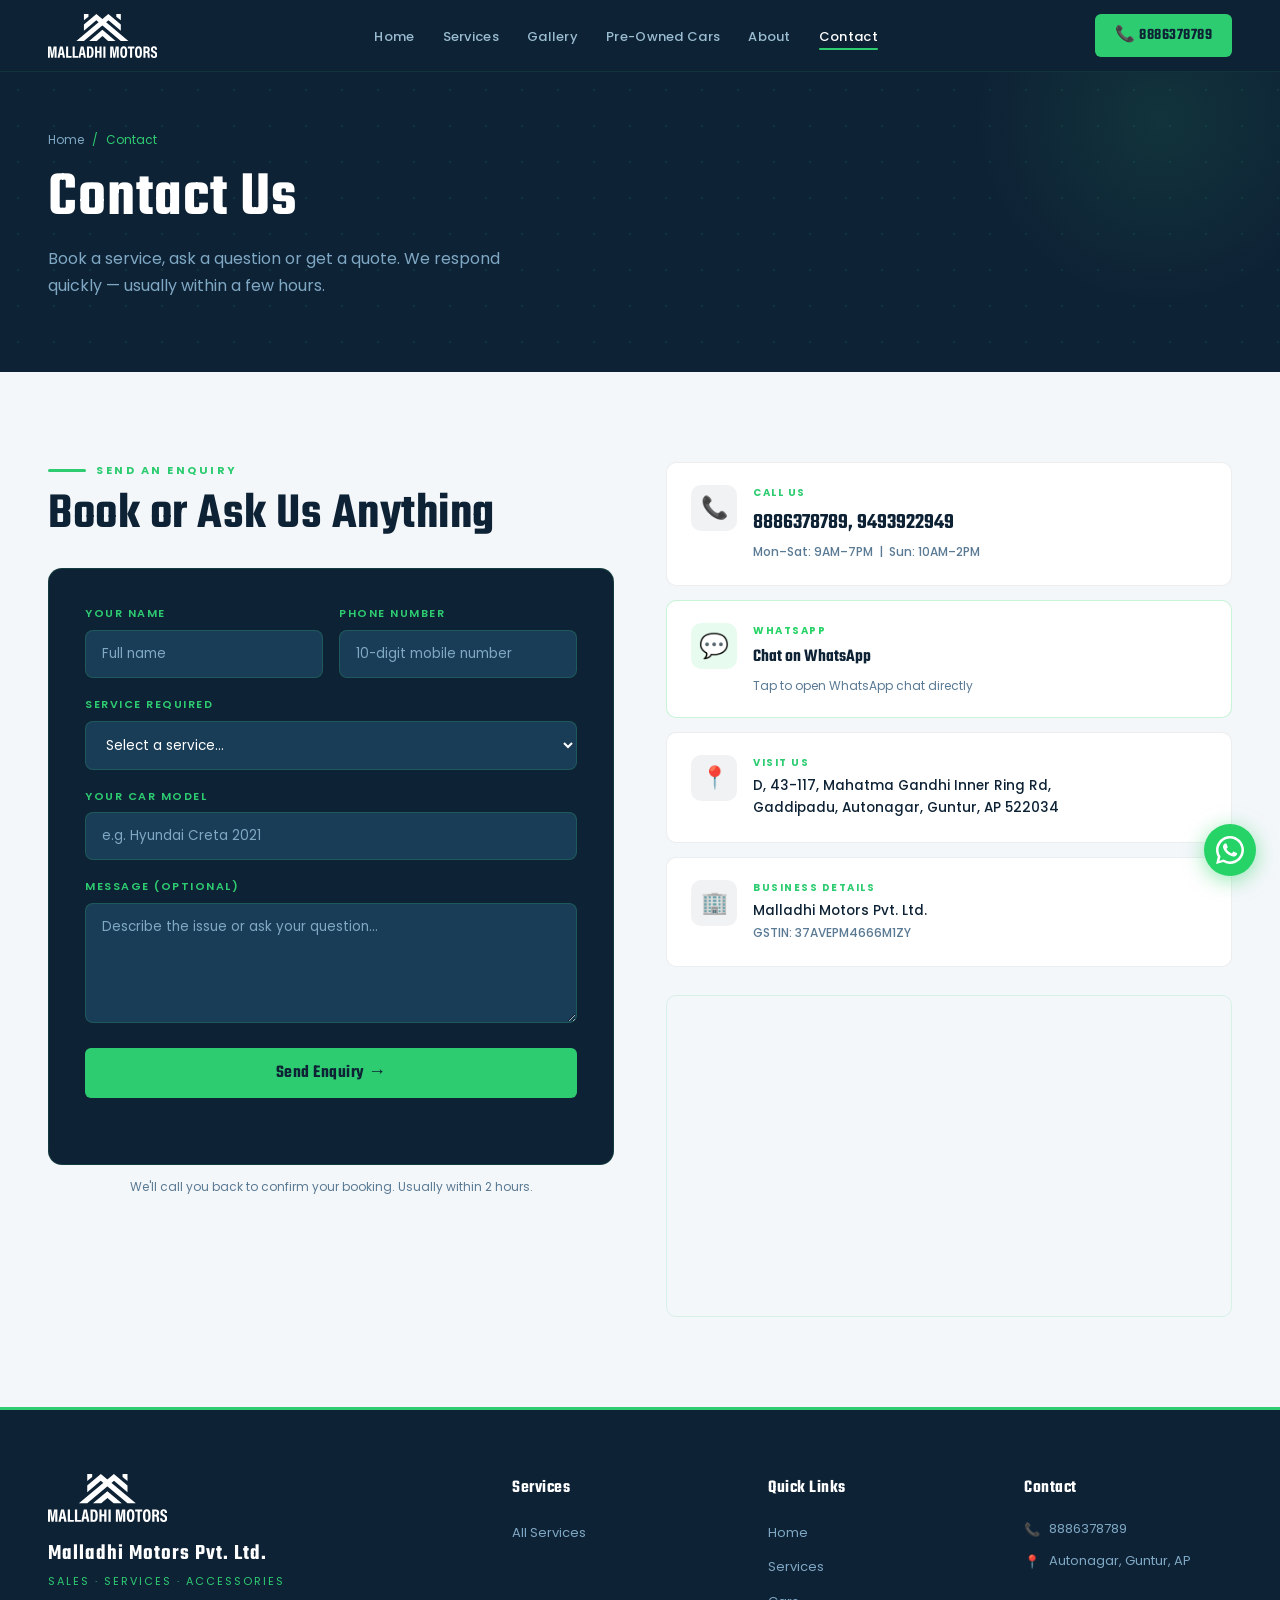
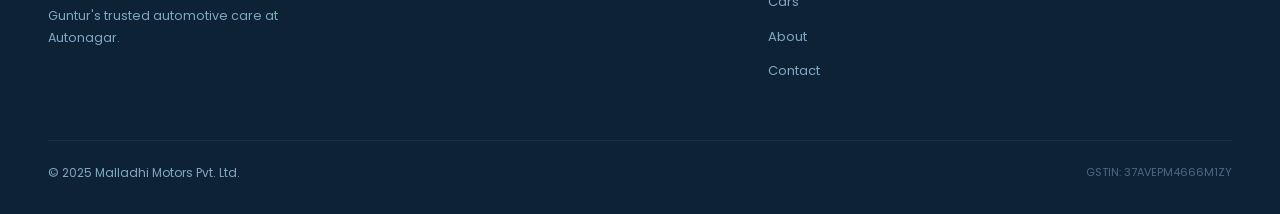
<file: contact.html>
<!DOCTYPE html><html lang="en"><head><meta charset="UTF-8"/><meta name="viewport" content="width=device-width,initial-scale=1.0"/><title>Contact Us | Malladhi Motors Pvt. Ltd.</title><meta name="description" content="Book a car service or enquire at Malladhi Motors, Autonagar, Guntur. Call 9493922949, 8886378789."/><link rel="preconnect" href="https://fonts.googleapis.com"/><link rel="preconnect" href="https://fonts.gstatic.com" crossorigin/><link href="https://fonts.googleapis.com/css2?family=Teko:wght@400;500;600;700&family=Poppins:wght@300;400;500;600&display=swap" rel="stylesheet"/><link rel="stylesheet" href="style.css"/></head><body><nav class="nav" id="nav"><a href="index.html" class="nav-logo"><img src="images/Malladhi_LW.svg" alt="Malladhi Motors Logo" height="44"/></a><ul class="nav-links"><li><a href="index.html">Home</a></li><li><a href="services.html">Services</a></li><li><a href="gallery.html">Gallery</a></li><li><a href="cars.html">Pre-Owned Cars</a></li><li><a href="about.html">About</a></li><li><a href="contact.html" class="active">Contact</a></li></ul><a href="tel:8886378789" class="nav-cta">📞 8886378789</a><div class="hamburger" id="hamburger"><span></span><span></span><span></span></div></nav><div class="mobile-nav" id="mobileNav"><a href="index.html">Home</a><a href="services.html">Services</a><a href="gallery.html">Gallery</a><a href="cars.html">Pre-Owned Cars</a><a href="about.html">About</a><a href="contact.html" class="active">Contact</a><a href="tel:8886378789" class="m-cta">📞 Call: 8886378789</a></div>
<div class="page-hero">
  <div class="page-hero-inner">
    <div class="page-breadcrumb"><a href="index.html">Home</a> <span>/</span> <span>Contact</span></div>
    <h1>Contact Us</h1>
    <p>Book a service, ask a question or get a quote. We respond quickly — usually within a few hours.</p>
  </div>
</div>

<section class="section light">
  <div style="display:grid;grid-template-columns:1fr 1fr;gap:52px;align-items:start;" class="ct-grid">
    <!-- LEFT: FORM -->
    <div class="reveal">
      <div class="section-eyebrow"><span>Send an Enquiry</span></div>
      <h2 class="section-title dark" style="margin-bottom:28px;">Book or Ask Us Anything</h2>
      <form id="contactForm" style="background:var(--navy);border-radius:14px;padding:36px;border:1px solid rgba(46,204,113,.15);">
        <div class="form-row">
          <div class="form-group"><label class="form-label">Your Name</label><input class="form-input" type="text" name="name" placeholder="Full name" required/></div>
          <div class="form-group"><label class="form-label">Phone Number</label><input class="form-input" type="tel" name="phone" placeholder="10-digit mobile number" required/></div>
        </div>
        <div class="form-group"><label class="form-label">Service Required</label>
          <select class="form-select form-input" name="service" required>
            <option value="" disabled selected>Select a service…</option>
            <option>Denting &amp; Painting</option>
            <option>AC Service</option>
            <option>Mechanic / Engine Work</option>
            <option>Electrical Work</option>
            <option>Accident Repair</option>
            <option>Interior Work</option>
            <option>Battery Service</option>
            <option>Head Lights Change</option>
            <option>Pre-Owned Car Enquiry</option>
            <option>Other</option>
          </select>
        </div>
        <div class="form-group"><label class="form-label">Your Car Model</label><input class="form-input" type="text" name="car" placeholder="e.g. Hyundai Creta 2021"/></div>
        <div class="form-group"><label class="form-label">Message (Optional)</label><textarea class="form-textarea" name="message" placeholder="Describe the issue or ask your question…"></textarea></div>
        <button type="submit" class="btn btn-primary form-submit" style="width:100%;justify-content:center;font-size:18px;">Send Enquiry &rarr;</button>
        <p id="formMsg" style="margin-top:12px;font-size:13px;text-align:center;min-height:18px;"></p>
      </form>
      <p style="font-size:12px;color:#5A7A94;margin-top:12px;text-align:center;">We'll call you back to confirm your booking. Usually within 2 hours.</p>
    </div>

    <!-- RIGHT: INFO -->
    <div>
      <div class="reveal d1" style="margin-bottom:14px;">
        <div class="contact-card"><div class="contact-icon-box">📞</div><div><div class="contact-label">Call Us</div><div class="contact-val"><a href="tel:8886378789" style="font-family:var(--font-display);font-size:22px;font-weight:600;color:var(--navy);">8886378789, 9493922949</a><br><span style="font-size:12px;color:#5A7A94;">Mon–Sat: 9AM–7PM &nbsp;|&nbsp; Sun: 10AM–2PM</span></div></div></div>
      </div>
      <div class="reveal d2" style="margin-bottom:14px;">
        <a href="https://wa.me/918886378789?text=Hi%20Malladhi%20Motors%2C%20I%20want%20to%20book%20a%20service." target="_blank" class="contact-card" style="display:flex;border-color:rgba(37,211,102,.25);text-decoration:none;">
          <div class="contact-icon-box" style="background:rgba(37,211,102,.1);font-size:24px;">💬</div>
          <div><div class="contact-label" style="color:#25D366;">WhatsApp</div><div class="contact-val" style="font-family:var(--font-display);font-size:18px;font-weight:600;">Chat on WhatsApp</div><div style="font-size:12px;color:#5A7A94;margin-top:3px;">Tap to open WhatsApp chat directly</div></div>
        </a>
      </div>
      <div class="reveal d3" style="margin-bottom:14px;">
        <div class="contact-card"><div class="contact-icon-box">📍</div><div><div class="contact-label">Visit Us</div><div class="contact-val">D, 43-117, Mahatma Gandhi Inner Ring Rd,<br>Gaddipadu, Autonagar, Guntur, AP 522034</div></div></div>
      </div>
      <div class="reveal d4" style="margin-bottom:28px;">
        <div class="contact-card"><div class="contact-icon-box">🏢</div><div><div class="contact-label">Business Details</div><div class="contact-val">Malladhi Motors Pvt. Ltd.<br><span style="font-size:12px;color:#5A7A94;">GSTIN: 37AVEPM4666M1ZY</span></div></div></div>
      </div>
      <div class="map-wrap reveal"><iframe src="https://www.google.com/maps/embed?pb=!1m18!1m12!1m3!1d3827.2!2d80.4723212!3d16.319596!2m3!1f0!2f0!3f0!3m2!1i1024!2i768!4f13.1!3m3!1m2!1s0x0%3A0x0!2zMTbCsDE5JzEwLjUiTiA4MMKwMjgnMjAuNCJF!5e0!3m2!1sen!2sin!4v1700000000000" allowfullscreen loading="lazy" referrerpolicy="no-referrer-when-downgrade" title="Malladhi Motors Location"></iframe></div>
    </div>
  </div>
  <style>.ct-grid{display:grid;grid-template-columns:1fr 1fr;gap:52px;align-items:start;} @media(max-width:900px){.ct-grid{grid-template-columns:1fr!important;gap:32px!important;}}</style>
</section>
<footer class="footer"><div class="footer-grid"><div><div class="footer-logo"><img src="images/Malladhi_LW.svg" alt="Malladhi Motors Logo" height="48"/></div><span class="footer-name">Malladhi Motors Pvt. Ltd.</span><span class="footer-tagline">Sales · Services · Accessories</span><p class="footer-desc">Guntur's trusted automotive care at Autonagar.</p></div><div><div class="footer-col-title">Services</div><ul class="footer-links"><li><a href="services.html">All Services</a></li></ul></div><div><div class="footer-col-title">Quick Links</div><ul class="footer-links"><li><a href="index.html">Home</a></li><li><a href="services.html">Services</a></li><li><a href="cars.html">Cars</a></li><li><a href="about.html">About</a></li><li><a href="contact.html">Contact</a></li></ul></div><div><div class="footer-col-title">Contact</div><div class="footer-contact-item"><span class="icon">📞</span><span><a href="tel:8886378789">8886378789</a></span></div><div class="footer-contact-item"><span class="icon">📍</span><span>Autonagar, Guntur, AP</span></div></div></div><div class="footer-bottom"><span>© 2025 Malladhi Motors Pvt. Ltd.</span><span class="footer-gstin">GSTIN: 37AVEPM4666M1ZY</span></div></footer><a href="https://wa.me/918886378789" class="wa-btn" target="_blank" rel="noopener" aria-label="WhatsApp"><svg viewBox="0 0 24 24" fill="currentColor"><path d="M17.472 14.382c-.297-.149-1.758-.867-2.03-.967-.273-.099-.471-.148-.67.15-.197.297-.767.966-.94 1.164-.173.199-.347.223-.644.075-.297-.15-1.255-.463-2.39-1.475-.883-.788-1.48-1.761-1.653-2.059-.173-.297-.018-.458.13-.606.134-.133.298-.347.446-.52.149-.174.198-.298.298-.497.099-.198.05-.371-.025-.52-.075-.149-.669-1.612-.916-2.207-.242-.579-.487-.5-.669-.51-.173-.008-.371-.01-.57-.01-.198 0-.52.074-.792.372-.272.297-1.04 1.016-1.04 2.479 0 1.462 1.065 2.875 1.213 3.074.149.198 2.096 3.2 5.077 4.487.709.306 1.262.489 1.694.625.712.227 1.36.195 1.871.118.571-.085 1.758-.719 2.006-1.413.248-.694.248-1.289.173-1.413-.074-.124-.272-.198-.57-.347z"/><path d="M12 0C5.373 0 0 5.373 0 12c0 2.127.558 4.122 1.532 5.852L.073 23.927l6.253-1.635A11.945 11.945 0 0 0 12 24c6.627 0 12-5.373 12-12S18.627 0 12 0zm0 21.818a9.818 9.818 0 0 1-5.007-1.374l-.36-.213-3.713.972.989-3.617-.234-.372A9.818 9.818 0 1 1 12 21.818z"/></svg></a><button class="back-top" id="backTop" onclick="window.scrollTo({top:0,behavior:'smooth'})" aria-label="Back to top">↑</button><script src="shared.js"></script></body></html>
</file>
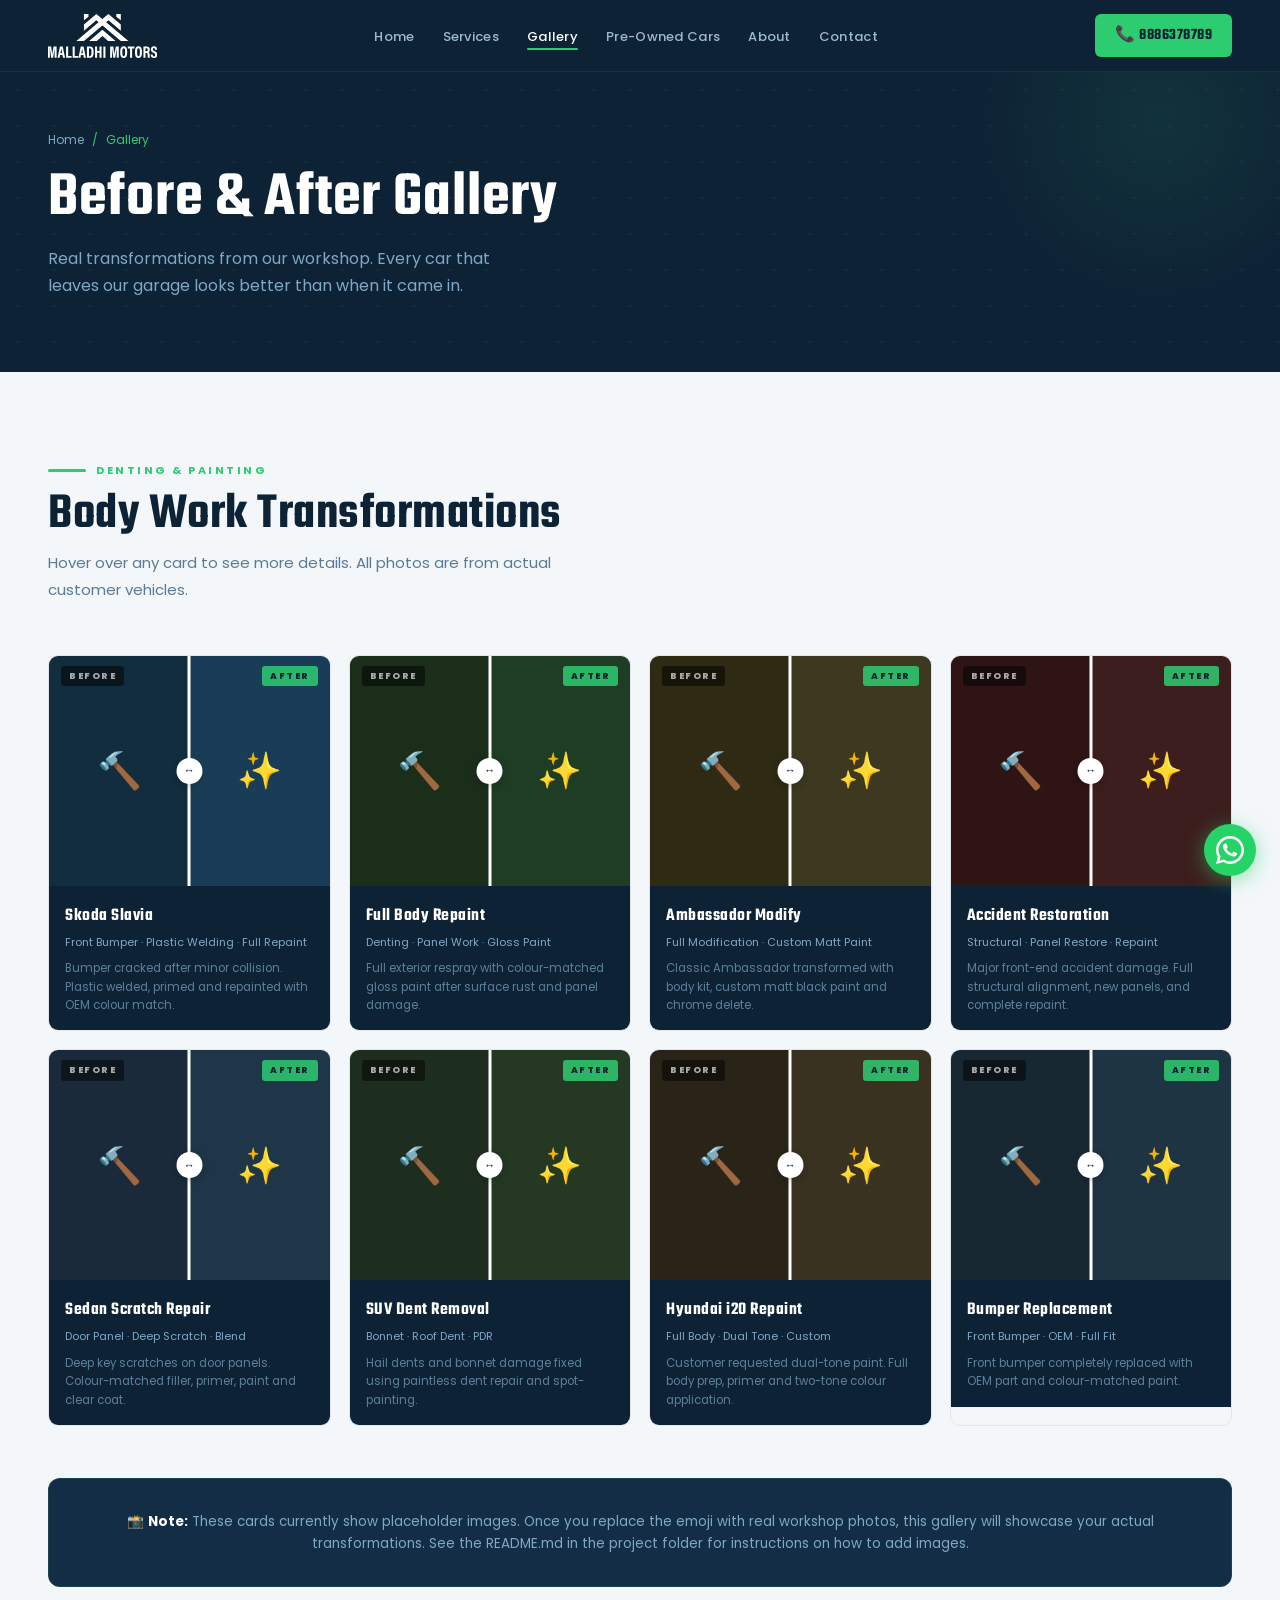
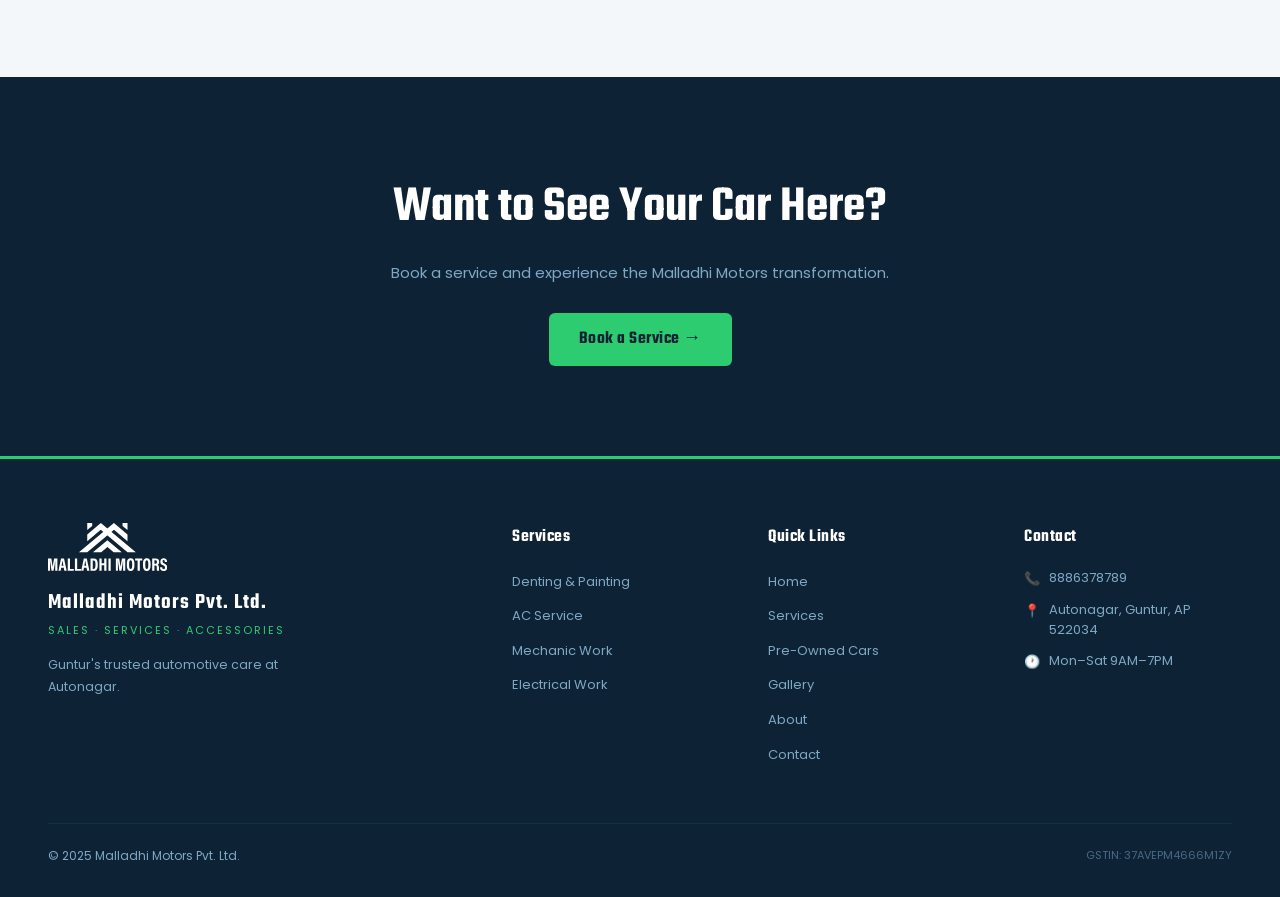
<file: gallery.html>
<!DOCTYPE html><html lang="en"><head><meta charset="UTF-8"/><meta name="viewport" content="width=device-width,initial-scale=1.0"/><title>Gallery | Malladhi Motors Pvt. Ltd.</title><meta name="description" content="Before and after gallery of our work — denting, painting and accident repairs in Guntur."/><link rel="canonical" href="https://www.malladhimotors.com/gallery.html"/><link rel="preconnect" href="https://fonts.googleapis.com"/><link rel="preconnect" href="https://fonts.gstatic.com" crossorigin/><link href="https://fonts.googleapis.com/css2?family=Teko:wght@400;500;600;700&family=Poppins:wght@300;400;500;600&display=swap" rel="stylesheet"/><link rel="stylesheet" href="style.css"/></head><body><nav class="nav" id="nav"><a href="index.html" class="nav-logo"><img src="images/Malladhi_LW.svg" alt="Malladhi Motors Logo" height="44"/></a><ul class="nav-links"><li><a href="index.html">Home</a></li><li><a href="services.html">Services</a></li><li><a href="gallery.html" class="active">Gallery</a></li><li><a href="cars.html">Pre-Owned Cars</a></li><li><a href="about.html">About</a></li><li><a href="contact.html">Contact</a></li></ul><a href="tel:8886378789" class="nav-cta">📞 8886378789</a><div class="hamburger" id="hamburger"><span></span><span></span><span></span></div></nav><div class="mobile-nav" id="mobileNav"><a href="index.html">Home</a><a href="services.html">Services</a><a href="gallery.html" class="active">Gallery</a><a href="cars.html">Pre-Owned Cars</a><a href="about.html">About</a><a href="contact.html">Contact</a><a href="tel:8886378789" class="m-cta">📞 Call: 8886378789</a></div>
<div class="page-hero">
  <div class="page-hero-inner">
    <div class="page-breadcrumb"><a href="index.html">Home</a> <span>/</span> <span>Gallery</span></div>
    <h1>Before &amp; After Gallery</h1>
    <p>Real transformations from our workshop. Every car that leaves our garage looks better than when it came in.</p>
  </div>
</div>

<section class="section light">
  <div class="section-head reveal">
    <div class="section-eyebrow"><span>Denting &amp; Painting</span></div>
    <h2 class="section-title dark">Body Work Transformations</h2>
    <p class="section-sub dark">Hover over any card to see more details. All photos are from actual customer vehicles.</p>
  </div>
  <div class="gallery-grid">
    <div class="gallery-card reveal d1" style="cursor:default;">
      <div class="gallery-split"><div class="gallery-before" style="background:#122D3D;">🔨</div><div class="gallery-after" style="background:#1A3D57;">✨</div><div class="gallery-divider"><div class="gallery-divider-dot">↔</div></div><div class="gallery-labels"><span class="gallery-label before">Before</span><span class="gallery-label after">After</span></div></div>
      <div class="gallery-footer" style="padding:16px;"><div class="gallery-title">Skoda Slavia</div><div class="gallery-sub" style="margin-bottom:8px;">Front Bumper · Plastic Welding · Full Repaint</div><div style="font-size:11.5px;color:rgba(127,168,196,.7);line-height:1.6;">Bumper cracked after minor collision. Plastic welded, primed and repainted with OEM colour match.</div></div>
    </div>    <div class="gallery-card reveal d2" style="cursor:default;">
      <div class="gallery-split"><div class="gallery-before" style="background:#1A2E1A;">🔨</div><div class="gallery-after" style="background:#1E3D24;">✨</div><div class="gallery-divider"><div class="gallery-divider-dot">↔</div></div><div class="gallery-labels"><span class="gallery-label before">Before</span><span class="gallery-label after">After</span></div></div>
      <div class="gallery-footer" style="padding:16px;"><div class="gallery-title">Full Body Repaint</div><div class="gallery-sub" style="margin-bottom:8px;">Denting · Panel Work · Gloss Paint</div><div style="font-size:11.5px;color:rgba(127,168,196,.7);line-height:1.6;">Full exterior respray with colour-matched gloss paint after surface rust and panel damage.</div></div>
    </div>    <div class="gallery-card reveal d3" style="cursor:default;">
      <div class="gallery-split"><div class="gallery-before" style="background:#2E2A14;">🔨</div><div class="gallery-after" style="background:#3D3820;">✨</div><div class="gallery-divider"><div class="gallery-divider-dot">↔</div></div><div class="gallery-labels"><span class="gallery-label before">Before</span><span class="gallery-label after">After</span></div></div>
      <div class="gallery-footer" style="padding:16px;"><div class="gallery-title">Ambassador Modify</div><div class="gallery-sub" style="margin-bottom:8px;">Full Modification · Custom Matt Paint</div><div style="font-size:11.5px;color:rgba(127,168,196,.7);line-height:1.6;">Classic Ambassador transformed with body kit, custom matt black paint and chrome delete.</div></div>
    </div>    <div class="gallery-card reveal d4" style="cursor:default;">
      <div class="gallery-split"><div class="gallery-before" style="background:#2E1414;">🔨</div><div class="gallery-after" style="background:#3D1E1E;">✨</div><div class="gallery-divider"><div class="gallery-divider-dot">↔</div></div><div class="gallery-labels"><span class="gallery-label before">Before</span><span class="gallery-label after">After</span></div></div>
      <div class="gallery-footer" style="padding:16px;"><div class="gallery-title">Accident Restoration</div><div class="gallery-sub" style="margin-bottom:8px;">Structural · Panel Restore · Repaint</div><div style="font-size:11.5px;color:rgba(127,168,196,.7);line-height:1.6;">Major front-end accident damage. Full structural alignment, new panels, and complete repaint.</div></div>
    </div>    <div class="gallery-card reveal d1" style="cursor:default;">
      <div class="gallery-split"><div class="gallery-before" style="background:#1A2A3A;">🔨</div><div class="gallery-after" style="background:#1E3648;">✨</div><div class="gallery-divider"><div class="gallery-divider-dot">↔</div></div><div class="gallery-labels"><span class="gallery-label before">Before</span><span class="gallery-label after">After</span></div></div>
      <div class="gallery-footer" style="padding:16px;"><div class="gallery-title">Sedan Scratch Repair</div><div class="gallery-sub" style="margin-bottom:8px;">Door Panel · Deep Scratch · Blend</div><div style="font-size:11.5px;color:rgba(127,168,196,.7);line-height:1.6;">Deep key scratches on door panels. Colour-matched filler, primer, paint and clear coat.</div></div>
    </div>    <div class="gallery-card reveal d2" style="cursor:default;">
      <div class="gallery-split"><div class="gallery-before" style="background:#1E2E1E;">🔨</div><div class="gallery-after" style="background:#243824;">✨</div><div class="gallery-divider"><div class="gallery-divider-dot">↔</div></div><div class="gallery-labels"><span class="gallery-label before">Before</span><span class="gallery-label after">After</span></div></div>
      <div class="gallery-footer" style="padding:16px;"><div class="gallery-title">SUV Dent Removal</div><div class="gallery-sub" style="margin-bottom:8px;">Bonnet · Roof Dent · PDR</div><div style="font-size:11.5px;color:rgba(127,168,196,.7);line-height:1.6;">Hail dents and bonnet damage fixed using paintless dent repair and spot-painting.</div></div>
    </div>    <div class="gallery-card reveal d3" style="cursor:default;">
      <div class="gallery-split"><div class="gallery-before" style="background:#2A2418;">🔨</div><div class="gallery-after" style="background:#3A3220;">✨</div><div class="gallery-divider"><div class="gallery-divider-dot">↔</div></div><div class="gallery-labels"><span class="gallery-label before">Before</span><span class="gallery-label after">After</span></div></div>
      <div class="gallery-footer" style="padding:16px;"><div class="gallery-title">Hyundai i20 Repaint</div><div class="gallery-sub" style="margin-bottom:8px;">Full Body · Dual Tone · Custom</div><div style="font-size:11.5px;color:rgba(127,168,196,.7);line-height:1.6;">Customer requested dual-tone paint. Full body prep, primer and two-tone colour application.</div></div>
    </div>    <div class="gallery-card reveal d4" style="cursor:default;">
      <div class="gallery-split"><div class="gallery-before" style="background:#182832;">🔨</div><div class="gallery-after" style="background:#1E3442;">✨</div><div class="gallery-divider"><div class="gallery-divider-dot">↔</div></div><div class="gallery-labels"><span class="gallery-label before">Before</span><span class="gallery-label after">After</span></div></div>
      <div class="gallery-footer" style="padding:16px;"><div class="gallery-title">Bumper Replacement</div><div class="gallery-sub" style="margin-bottom:8px;">Front Bumper · OEM · Full Fit</div><div style="font-size:11.5px;color:rgba(127,168,196,.7);line-height:1.6;">Front bumper completely replaced with OEM part and colour-matched paint.</div></div>
    </div>  </div>
  <div style="background:var(--navy-mid);border-radius:12px;padding:32px;margin-top:52px;border:1px solid rgba(46,204,113,.15);" class="reveal">
    <p style="font-size:13.5px;color:var(--muted);text-align:center;">📸 <strong style="color:var(--white);">Note:</strong> These cards currently show placeholder images. Once you replace the emoji with real workshop photos, this gallery will showcase your actual transformations. See the README.md in the project folder for instructions on how to add images.</p>
  </div>
</section>

<section class="section dark">
  <div style="text-align:center;" class="reveal">
    <h2 style="font-family:var(--font-display);font-size:clamp(36px,4vw,52px);font-weight:600;color:var(--white);">Want to See Your Car Here?</h2>
    <p style="font-size:15px;color:var(--muted);margin:12px 0 28px;">Book a service and experience the Malladhi Motors transformation.</p>
    <a href="contact.html" class="btn btn-primary">Book a Service &rarr;</a>
  </div>
</section>
<footer class="footer"><div class="footer-grid"><div><div class="footer-logo"><img src="images/Malladhi_LW.svg" alt="Malladhi Motors Logo" height="48"/></div><span class="footer-name">Malladhi Motors Pvt. Ltd.</span><span class="footer-tagline">Sales · Services · Accessories</span><p class="footer-desc">Guntur's trusted automotive care at Autonagar.</p></div><div><div class="footer-col-title">Services</div><ul class="footer-links"><li><a href="services.html">Denting &amp; Painting</a></li><li><a href="services.html">AC Service</a></li><li><a href="services.html">Mechanic Work</a></li><li><a href="services.html">Electrical Work</a></li></ul></div><div><div class="footer-col-title">Quick Links</div><ul class="footer-links"><li><a href="index.html">Home</a></li><li><a href="services.html">Services</a></li><li><a href="cars.html">Pre-Owned Cars</a></li><li><a href="gallery.html">Gallery</a></li><li><a href="about.html">About</a></li><li><a href="contact.html">Contact</a></li></ul></div><div><div class="footer-col-title">Contact</div><div class="footer-contact-item"><span class="icon">📞</span><span><a href="tel:8886378789">8886378789</a></span></div><div class="footer-contact-item"><span class="icon">📍</span><span>Autonagar, Guntur, AP 522034</span></div><div class="footer-contact-item"><span class="icon">🕐</span><span>Mon–Sat 9AM–7PM</span></div></div></div><div class="footer-bottom"><span>© 2025 Malladhi Motors Pvt. Ltd.</span><span class="footer-gstin">GSTIN: 37AVEPM4666M1ZY</span></div></footer><a href="https://wa.me/918886378789?text=Hi%20Malladhi%20Motors" class="wa-btn" target="_blank" rel="noopener" aria-label="WhatsApp"><svg viewBox="0 0 24 24" fill="currentColor"><path d="M17.472 14.382c-.297-.149-1.758-.867-2.03-.967-.273-.099-.471-.148-.67.15-.197.297-.767.966-.94 1.164-.173.199-.347.223-.644.075-.297-.15-1.255-.463-2.39-1.475-.883-.788-1.48-1.761-1.653-2.059-.173-.297-.018-.458.13-.606.134-.133.298-.347.446-.52.149-.174.198-.298.298-.497.099-.198.05-.371-.025-.52-.075-.149-.669-1.612-.916-2.207-.242-.579-.487-.5-.669-.51-.173-.008-.371-.01-.57-.01-.198 0-.52.074-.792.372-.272.297-1.04 1.016-1.04 2.479 0 1.462 1.065 2.875 1.213 3.074.149.198 2.096 3.2 5.077 4.487.709.306 1.262.489 1.694.625.712.227 1.36.195 1.871.118.571-.085 1.758-.719 2.006-1.413.248-.694.248-1.289.173-1.413-.074-.124-.272-.198-.57-.347z"/><path d="M12 0C5.373 0 0 5.373 0 12c0 2.127.558 4.122 1.532 5.852L.073 23.927l6.253-1.635A11.945 11.945 0 0 0 12 24c6.627 0 12-5.373 12-12S18.627 0 12 0zm0 21.818a9.818 9.818 0 0 1-5.007-1.374l-.36-.213-3.713.972.989-3.617-.234-.372A9.818 9.818 0 1 1 12 21.818z"/></svg></a><button class="back-top" id="backTop" onclick="window.scrollTo({top:0,behavior:'smooth'})" aria-label="Back to top">↑</button><script src="shared.js"></script></body></html>
</file>
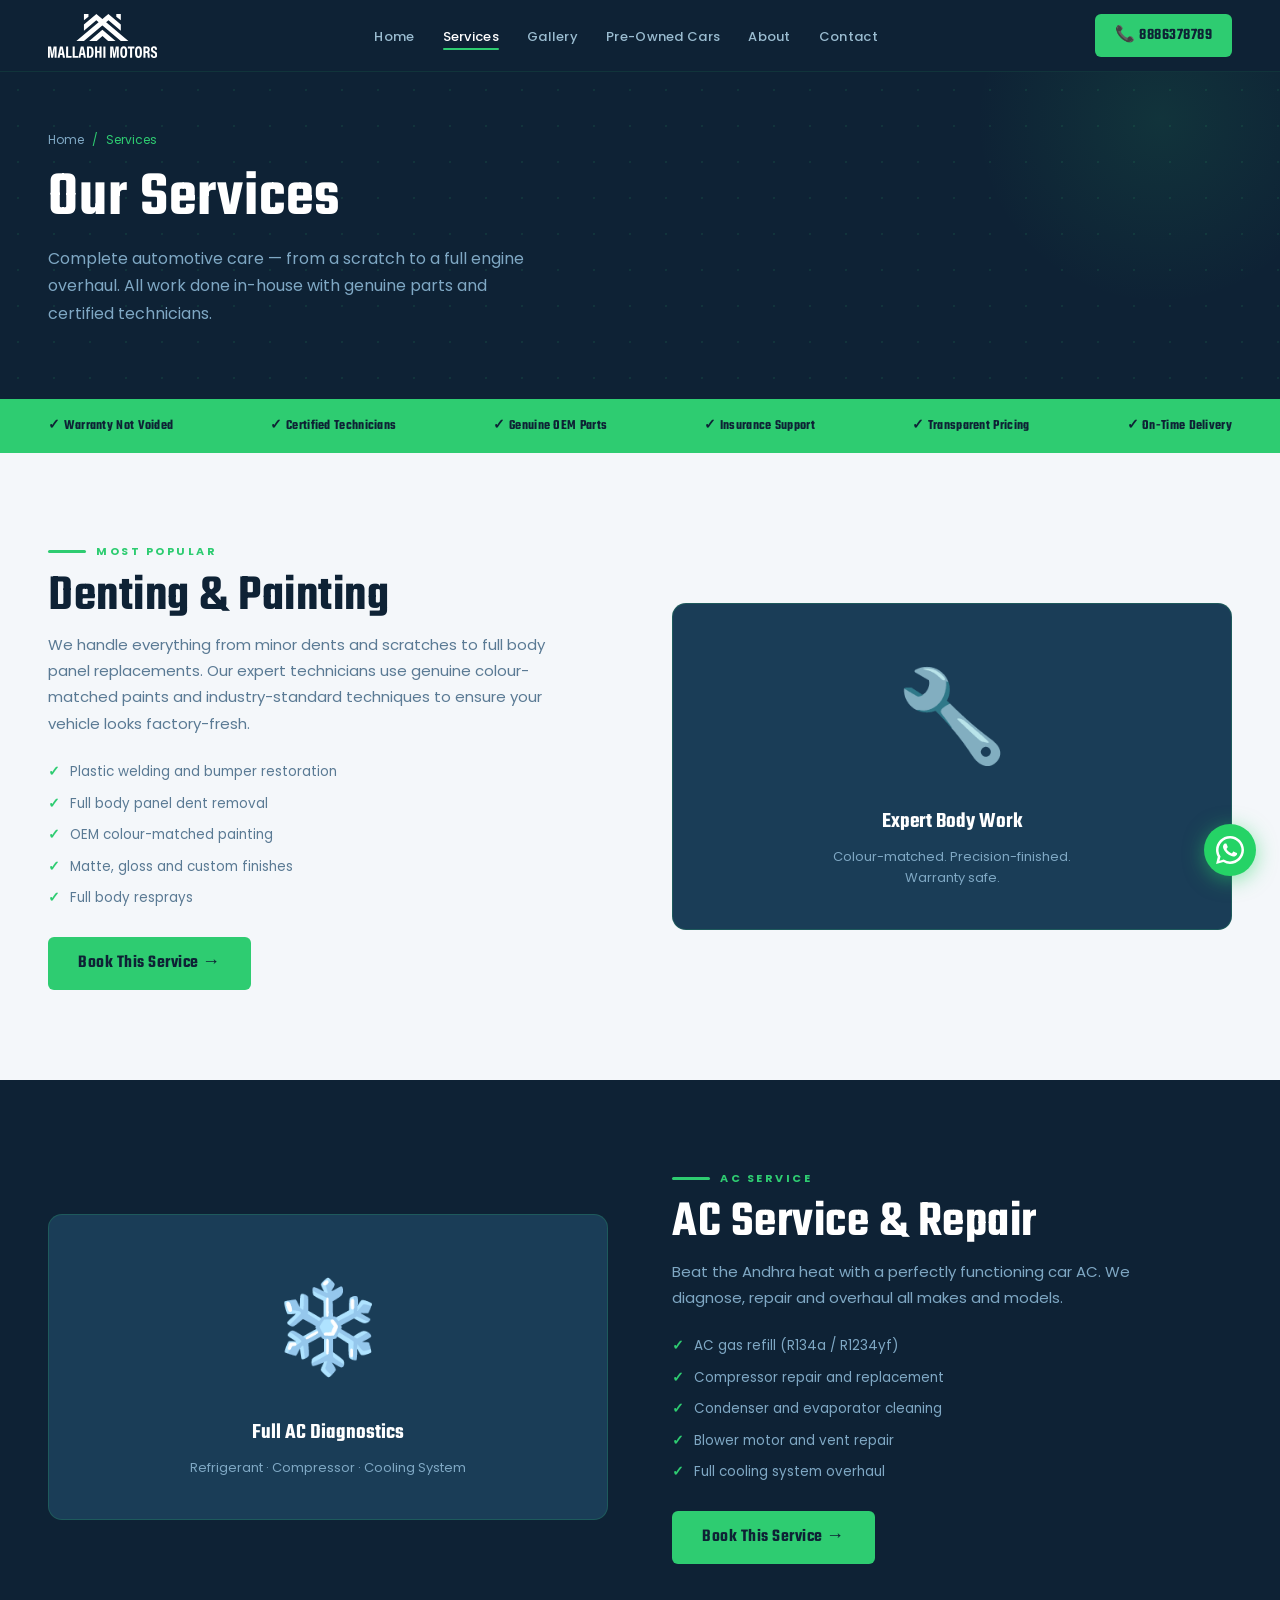
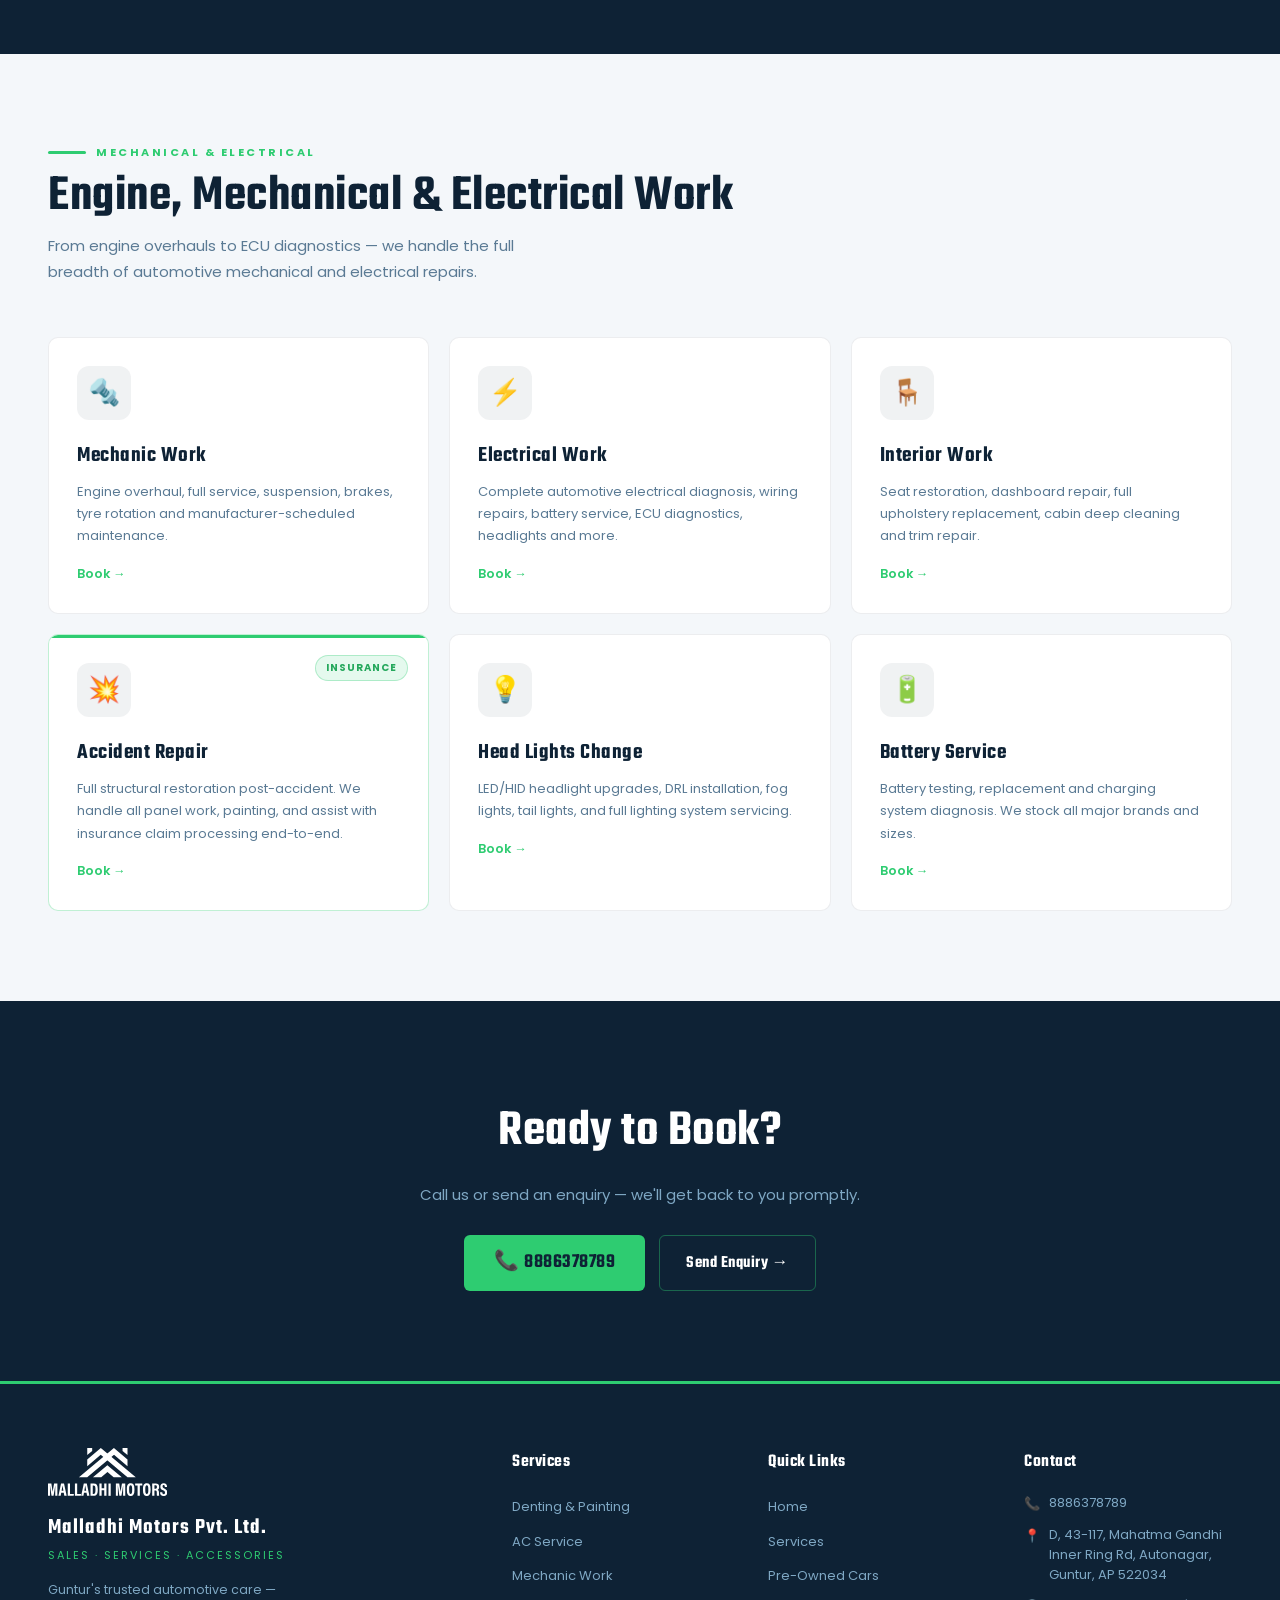
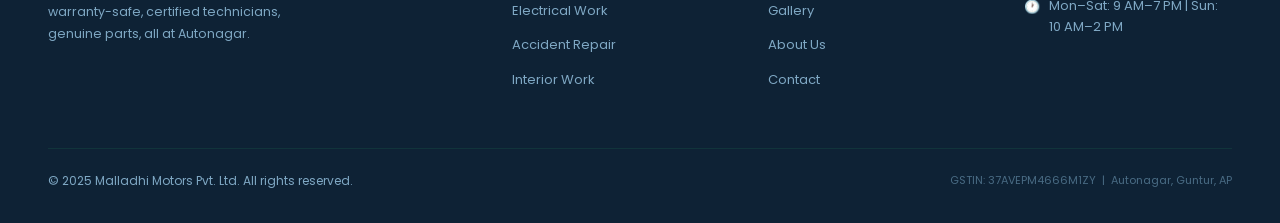
<file: services.html>
<!DOCTYPE html><html lang="en">
<head>
<meta charset="UTF-8"/><meta name="viewport" content="width=device-width,initial-scale=1.0"/>
<title>Services | Malladhi Motors Pvt. Ltd.</title>
<meta name="description" content="Complete automotive services in Guntur — denting, painting, AC, mechanics, electrical, accident repair and more."/>
<link rel="canonical" href="https://www.malladhimotors.com/services.html"/>
<link rel="preconnect" href="https://fonts.googleapis.com"/><link rel="preconnect" href="https://fonts.gstatic.com" crossorigin/>
<link href="https://fonts.googleapis.com/css2?family=Teko:wght@400;500;600;700&family=Poppins:wght@300;400;500;600&display=swap" rel="stylesheet"/>
<link rel="stylesheet" href="style.css"/>
</head><body><nav class="nav" id="nav">
  <a href="index.html" class="nav-logo"><img src="images/Malladhi_LW.svg" alt="Malladhi Motors Logo" height="44"/></a>
  <ul class="nav-links"><li><a href="index.html">Home</a></li><li><a href="services.html" class="active">Services</a></li><li><a href="gallery.html">Gallery</a></li><li><a href="cars.html">Pre-Owned Cars</a></li><li><a href="about.html">About</a></li><li><a href="contact.html">Contact</a></li></ul>
  <a href="tel:8886378789" class="nav-cta">📞 8886378789</a>
  <div class="hamburger" id="hamburger"><span></span><span></span><span></span></div>
</nav>
<div class="mobile-nav" id="mobileNav"><a href="index.html">Home</a><a href="services.html" class="active">Services</a><a href="gallery.html">Gallery</a><a href="cars.html">Pre-Owned Cars</a><a href="about.html">About</a><a href="contact.html">Contact</a><a href="tel:8886378789" class="m-cta">📞 Call: 8886378789</a></div>
<div class="page-hero">
  <div class="page-hero-inner">
    <div class="page-breadcrumb"><a href="index.html">Home</a> <span>/</span> <span>Services</span></div>
    <h1>Our Services</h1>
    <p>Complete automotive care — from a scratch to a full engine overhaul. All work done in-house with genuine parts and certified technicians.</p>
  </div>
</div>
<div class="trust-strip">
  <span class="trust-item">✓ Warranty Not Voided</span>
  <span class="trust-item">✓ Certified Technicians</span>
  <span class="trust-item">✓ Genuine OEM Parts</span>
  <span class="trust-item">✓ Insurance Support</span>
  <span class="trust-item">✓ Transparent Pricing</span>
  <span class="trust-item">✓ On-Time Delivery</span>
</div>

<!-- DENTING & PAINTING -->
<section class="section light" id="denting">
  <div style="display:grid;grid-template-columns:1fr 1fr;gap:64px;align-items:center;" class="svc-row reveal">
    <div>
      <div class="section-eyebrow"><span>Most Popular</span></div>
      <h2 class="section-title dark">Denting &amp; Painting</h2>
      <p class="section-sub dark">We handle everything from minor dents and scratches to full body panel replacements. Our expert technicians use genuine colour-matched paints and industry-standard techniques to ensure your vehicle looks factory-fresh.</p>
      <ul style="margin-top:24px;display:grid;gap:10px;">
        <li style="display:flex;gap:10px;font-size:13.5px;color:#5A7A94;"><span style="color:var(--green);font-weight:700;flex-shrink:0;">✓</span> Plastic welding and bumper restoration</li>
        <li style="display:flex;gap:10px;font-size:13.5px;color:#5A7A94;"><span style="color:var(--green);font-weight:700;flex-shrink:0;">✓</span> Full body panel dent removal</li>
        <li style="display:flex;gap:10px;font-size:13.5px;color:#5A7A94;"><span style="color:var(--green);font-weight:700;flex-shrink:0;">✓</span> OEM colour-matched painting</li>
        <li style="display:flex;gap:10px;font-size:13.5px;color:#5A7A94;"><span style="color:var(--green);font-weight:700;flex-shrink:0;">✓</span> Matte, gloss and custom finishes</li>
        <li style="display:flex;gap:10px;font-size:13.5px;color:#5A7A94;"><span style="color:var(--green);font-weight:700;flex-shrink:0;">✓</span> Full body resprays</li>
      </ul>
      <div style="margin-top:28px;"><a href="contact.html" class="btn btn-primary">Book This Service &rarr;</a></div>
    </div>
    <div style="background:var(--navy-card);border-radius:14px;padding:40px;text-align:center;border:1px solid rgba(46,204,113,.2);">
      <div style="font-size:90px;margin-bottom:16px;">🔧</div>
      <div style="font-family:var(--font-display);font-size:22px;color:var(--white);font-weight:600;">Expert Body Work</div>
      <div style="font-size:13px;color:var(--muted);margin-top:8px;">Colour-matched. Precision-finished.<br>Warranty safe.</div>
    </div>
  </div>
  <style>.svc-row{} @media(max-width:900px){.svc-row{grid-template-columns:1fr!important;gap:32px!important;}}</style>
</section>

<!-- AC SERVICE -->
<section class="section dark" id="ac">
  <div style="display:grid;grid-template-columns:1fr 1fr;gap:64px;align-items:center;" class="svc-row reveal">
    <div style="background:var(--navy-card);border-radius:14px;padding:40px;text-align:center;border:1px solid rgba(46,204,113,.2);">
      <div style="font-size:90px;margin-bottom:16px;">❄️</div>
      <div style="font-family:var(--font-display);font-size:22px;color:var(--white);font-weight:600;">Full AC Diagnostics</div>
      <div style="font-size:13px;color:var(--muted);margin-top:8px;">Refrigerant · Compressor · Cooling System</div>
    </div>
    <div>
      <div class="section-eyebrow"><span>AC Service</span></div>
      <h2 class="section-title light">AC Service &amp; Repair</h2>
      <p class="section-sub light">Beat the Andhra heat with a perfectly functioning car AC. We diagnose, repair and overhaul all makes and models.</p>
      <ul style="margin-top:24px;display:grid;gap:10px;">
        <li style="display:flex;gap:10px;font-size:13.5px;color:var(--muted);"><span style="color:var(--green);font-weight:700;flex-shrink:0;">✓</span> AC gas refill (R134a / R1234yf)</li>
        <li style="display:flex;gap:10px;font-size:13.5px;color:var(--muted);"><span style="color:var(--green);font-weight:700;flex-shrink:0;">✓</span> Compressor repair and replacement</li>
        <li style="display:flex;gap:10px;font-size:13.5px;color:var(--muted);"><span style="color:var(--green);font-weight:700;flex-shrink:0;">✓</span> Condenser and evaporator cleaning</li>
        <li style="display:flex;gap:10px;font-size:13.5px;color:var(--muted);"><span style="color:var(--green);font-weight:700;flex-shrink:0;">✓</span> Blower motor and vent repair</li>
        <li style="display:flex;gap:10px;font-size:13.5px;color:var(--muted);"><span style="color:var(--green);font-weight:700;flex-shrink:0;">✓</span> Full cooling system overhaul</li>
      </ul>
      <div style="margin-top:28px;"><a href="contact.html" class="btn btn-primary">Book This Service &rarr;</a></div>
    </div>
  </div>
</section>

<!-- MECHANIC + ELECTRICAL -->
<section class="section light" id="mechanic">
  <div class="section-head reveal">
    <div class="section-eyebrow"><span>Mechanical &amp; Electrical</span></div>
    <h2 class="section-title dark">Engine, Mechanical &amp; Electrical Work</h2>
    <p class="section-sub dark">From engine overhauls to ECU diagnostics — we handle the full breadth of automotive mechanical and electrical repairs.</p>
  </div>
  <div class="services-grid" id="electrical">
    <div class="service-card reveal d1">
      <div class="service-icon">🔩</div>
      <div class="service-title">Mechanic Work</div>
      <p class="service-desc">Engine overhaul, full service, suspension, brakes, tyre rotation and manufacturer-scheduled maintenance.</p>
      <a href="contact.html" class="service-link">Book &rarr;</a>
    </div>
    <div class="service-card reveal d2" id="electrical">
      <div class="service-icon">⚡</div>
      <div class="service-title">Electrical Work</div>
      <p class="service-desc">Complete automotive electrical diagnosis, wiring repairs, battery service, ECU diagnostics, headlights and more.</p>
      <a href="contact.html" class="service-link">Book &rarr;</a>
    </div>
    <div class="service-card reveal d3" id="interior">
      <div class="service-icon">🪑</div>
      <div class="service-title">Interior Work</div>
      <p class="service-desc">Seat restoration, dashboard repair, full upholstery replacement, cabin deep cleaning and trim repair.</p>
      <a href="contact.html" class="service-link">Book &rarr;</a>
    </div>
    <div class="service-card featured reveal d1" id="accident">
      <span class="service-badge">Insurance</span>
      <div class="service-icon">💥</div>
      <div class="service-title">Accident Repair</div>
      <p class="service-desc">Full structural restoration post-accident. We handle all panel work, painting, and assist with insurance claim processing end-to-end.</p>
      <a href="contact.html" class="service-link">Book &rarr;</a>
    </div>
    <div class="service-card reveal d2">
      <div class="service-icon">💡</div>
      <div class="service-title">Head Lights Change</div>
      <p class="service-desc">LED/HID headlight upgrades, DRL installation, fog lights, tail lights, and full lighting system servicing.</p>
      <a href="contact.html" class="service-link">Book &rarr;</a>
    </div>
    <div class="service-card reveal d3">
      <div class="service-icon">🔋</div>
      <div class="service-title">Battery Service</div>
      <p class="service-desc">Battery testing, replacement and charging system diagnosis. We stock all major brands and sizes.</p>
      <a href="contact.html" class="service-link">Book &rarr;</a>
    </div>
  </div>
</section>

<!-- BOTTOM CTA -->
<section class="section dark">
  <div style="text-align:center;" class="reveal">
    <h2 style="font-family:var(--font-display);font-size:clamp(36px,4vw,52px);font-weight:600;letter-spacing:.5px;color:var(--white);">Ready to Book?</h2>
    <p style="font-size:15px;color:var(--muted);margin-top:10px;margin-bottom:28px;">Call us or send an enquiry — we'll get back to you promptly.</p>
    <div style="display:flex;justify-content:center;gap:14px;flex-wrap:wrap;">
      <a href="tel:8886378789" class="btn btn-primary" style="font-size:20px;">📞 8886378789</a>
      <a href="contact.html" class="btn btn-outline">Send Enquiry &rarr;</a>
    </div>
  </div>
</section>
<footer class="footer">
  <div class="footer-grid">
    <div>
      <div class="footer-logo"><img src="images/Malladhi_LW.svg" alt="Malladhi Motors Logo" height="48"/></div>
      <span class="footer-name">Malladhi Motors Pvt. Ltd.</span>
      <span class="footer-tagline">Sales · Services · Accessories</span>
      <p class="footer-desc">Guntur's trusted automotive care — warranty-safe, certified technicians, genuine parts, all at Autonagar.</p>
    </div>
    <div><div class="footer-col-title">Services</div><ul class="footer-links"><li><a href="services.html">Denting &amp; Painting</a></li><li><a href="services.html">AC Service</a></li><li><a href="services.html">Mechanic Work</a></li><li><a href="services.html">Electrical Work</a></li><li><a href="services.html">Accident Repair</a></li><li><a href="services.html">Interior Work</a></li></ul></div>
    <div><div class="footer-col-title">Quick Links</div><ul class="footer-links"><li><a href="index.html">Home</a></li><li><a href="services.html">Services</a></li><li><a href="cars.html">Pre-Owned Cars</a></li><li><a href="gallery.html">Gallery</a></li><li><a href="about.html">About Us</a></li><li><a href="contact.html">Contact</a></li></ul></div>
    <div><div class="footer-col-title">Contact</div><div class="footer-contact-item"><span class="icon">📞</span><span><a href="tel:8886378789">8886378789</a></span></div><div class="footer-contact-item"><span class="icon">📍</span><span>D, 43-117, Mahatma Gandhi Inner Ring Rd, Autonagar, Guntur, AP 522034</span></div><div class="footer-contact-item"><span class="icon">🕐</span><span>Mon–Sat: 9 AM–7 PM | Sun: 10 AM–2 PM</span></div></div>
  </div>
  <div class="footer-bottom"><span>© 2025 Malladhi Motors Pvt. Ltd. All rights reserved.</span><span class="footer-gstin">GSTIN: 37AVEPM4666M1ZY &nbsp;|&nbsp; Autonagar, Guntur, AP</span></div>
</footer>
<a href="https://wa.me/918886378789?text=Hi%20Malladhi%20Motors%2C%20I%20want%20to%20book%20a%20service." class="wa-btn" target="_blank" rel="noopener" aria-label="WhatsApp"><svg viewBox="0 0 24 24" fill="currentColor"><path d="M17.472 14.382c-.297-.149-1.758-.867-2.03-.967-.273-.099-.471-.148-.67.15-.197.297-.767.966-.94 1.164-.173.199-.347.223-.644.075-.297-.15-1.255-.463-2.39-1.475-.883-.788-1.48-1.761-1.653-2.059-.173-.297-.018-.458.13-.606.134-.133.298-.347.446-.52.149-.174.198-.298.298-.497.099-.198.05-.371-.025-.52-.075-.149-.669-1.612-.916-2.207-.242-.579-.487-.5-.669-.51-.173-.008-.371-.01-.57-.01-.198 0-.52.074-.792.372-.272.297-1.04 1.016-1.04 2.479 0 1.462 1.065 2.875 1.213 3.074.149.198 2.096 3.2 5.077 4.487.709.306 1.262.489 1.694.625.712.227 1.36.195 1.871.118.571-.085 1.758-.719 2.006-1.413.248-.694.248-1.289.173-1.413-.074-.124-.272-.198-.57-.347z"/><path d="M12 0C5.373 0 0 5.373 0 12c0 2.127.558 4.122 1.532 5.852L.073 23.927l6.253-1.635A11.945 11.945 0 0 0 12 24c6.627 0 12-5.373 12-12S18.627 0 12 0zm0 21.818a9.818 9.818 0 0 1-5.007-1.374l-.36-.213-3.713.972.989-3.617-.234-.372A9.818 9.818 0 1 1 12 21.818z"/></svg></a>
<button class="back-top" id="backTop" onclick="window.scrollTo({top:0,behavior:'smooth'})" aria-label="Back to top">↑</button>
<script src="shared.js"></script></body></html>
</file>
<file: style.css>
/* ─── TOKENS ─────────────────────────────────────────── */
:root {
  --navy:        #0E2235;
  --navy-mid:    #122D45;
  --navy-card:   #1A3D57;
  --navy-light:  #1E4A68;
  --green:       #2ECC71;
  --green-dark:  #25A85C;
  --green-glow:  rgba(46,204,113,0.15);
  --white:       #FFFFFF;
  --off-white:   #F4F7FA;
  --muted:       #7FA8C4;
  --text:        #0E2235;
  --font-display:'Teko', sans-serif;
  --font-body:   'Poppins', sans-serif;
  --ease-out:    cubic-bezier(0.22,1,0.36,1);
  --shadow-sm:   0 2px 12px rgba(14,34,53,0.08);
  --shadow-md:   0 8px 32px rgba(14,34,53,0.12);
  --shadow-lg:   0 20px 60px rgba(14,34,53,0.18);
  --radius:      10px;
}

/* ─── RESET ───────────────────────────────────────────── */
*, *::before, *::after { box-sizing: border-box; margin: 0; padding: 0; }
html { scroll-behavior: smooth; font-size: 16px; }
body { font-family: var(--font-body); background: var(--off-white); color: var(--text); overflow-x: hidden; line-height: 1.6; }
a { text-decoration: none; color: inherit; }
img { max-width: 100%; display: block; }
ul { list-style: none; }
button { cursor: pointer; border: none; background: none; font-family: inherit; }

/* ─── SCROLLBAR ───────────────────────────────────────── */
::-webkit-scrollbar { width: 5px; }
::-webkit-scrollbar-track { background: var(--navy); }
::-webkit-scrollbar-thumb { background: var(--green); border-radius: 3px; }

/* ─── ANIMATIONS ──────────────────────────────────────── */
@keyframes fadeUp  { from { opacity:0; transform:translateY(28px); } to { opacity:1; transform:translateY(0); } }
@keyframes fadeIn  { from { opacity:0; } to { opacity:1; } }
@keyframes pulse   { 0%,100%{box-shadow:0 0 0 0 rgba(46,204,113,.4)} 50%{box-shadow:0 0 0 14px rgba(46,204,113,0)} }
@keyframes float   { 0%,100%{transform:translateY(0)} 50%{transform:translateY(-10px)} }
@keyframes tagCycle{ from{opacity:0;transform:scale(.85)} to{opacity:1;transform:scale(1)} }
@keyframes spin    { to{transform:rotate(360deg)} }

.reveal { opacity:0; transform:translateY(28px); transition:opacity .65s var(--ease-out),transform .65s var(--ease-out); }
.reveal.visible { opacity:1; transform:translateY(0); }
.d1{transition-delay:.1s} .d2{transition-delay:.18s} .d3{transition-delay:.26s} .d4{transition-delay:.34s}

/* ─── NAVBAR ──────────────────────────────────────────── */
.nav {
  position:fixed; top:0; left:0; right:0; z-index:200;
  height:72px; background:var(--navy);
  border-bottom:1px solid rgba(46,204,113,.1);
  display:flex; align-items:center; justify-content:space-between;
  padding:0 48px;
  transition:background .3s, box-shadow .3s;
}
.nav.scrolled { background:rgba(14,34,53,.97); box-shadow:0 4px 32px rgba(0,0,0,.3); backdrop-filter:blur(12px); }

.nav-logo { display:flex; align-items:center; gap:10px; }
.nav-logo img { height:44px; width:auto; }
.nav-logo-words { line-height:1.15; }
.nav-logo-words strong { font-family:var(--font-display); font-size:20px; font-weight:600; letter-spacing:1px; color:var(--white); display:block; }
.nav-logo-words span   { font-size:9.5px; color:var(--green); letter-spacing:2px; text-transform:uppercase; }

.nav-links { display:flex; align-items:center; gap:28px; }
.nav-links a {
  font-size:13px; font-weight:500; color:#9ABCD0; letter-spacing:.3px;
  position:relative; transition:color .2s;
}
.nav-links a::after {
  content:''; position:absolute; bottom:-4px; left:0; right:0;
  height:2px; background:var(--green); border-radius:2px;
  transform:scaleX(0); transform-origin:left; transition:transform .25s var(--ease-out);
}
.nav-links a:hover, .nav-links a.active { color:var(--white); }
.nav-links a:hover::after, .nav-links a.active::after { transform:scaleX(1); }

.nav-cta {
  display:flex; align-items:center; gap:7px;
  background:var(--green); color:var(--navy);
  font-family:var(--font-display); font-weight:600; font-size:16px; letter-spacing:.5px;
  padding:9px 20px; border-radius:6px;
  transition:background .2s, transform .2s;
  animation:pulse 3s ease-in-out infinite;
  white-space:nowrap;
}
.nav-cta:hover { background:var(--green-dark); transform:translateY(-1px); }

.hamburger { display:none; flex-direction:column; gap:5px; padding:4px; }
.hamburger span { width:22px; height:2px; background:var(--white); border-radius:2px; transition:all .3s; display:block; }

.mobile-nav {
  display:none; position:fixed; top:72px; left:0; right:0; z-index:199;
  background:var(--navy); padding:20px 24px 28px;
  border-bottom:1px solid rgba(46,204,113,.15);
  flex-direction:column; gap:2px;
  box-shadow:0 16px 48px rgba(0,0,0,.4);
}
.mobile-nav.open { display:flex; }
.mobile-nav a { padding:12px 14px; color:var(--muted); font-size:14px; border-radius:8px; transition:background .2s,color .2s; }
.mobile-nav a:hover, .mobile-nav a.active { background:var(--green-glow); color:var(--green); }
.mobile-nav .m-cta { margin-top:10px; background:var(--green)!important; color:var(--navy)!important; font-weight:700!important; text-align:center; font-family:var(--font-display); font-size:17px; letter-spacing:.5px; }

/* ─── PAGE HERO (inner pages) ─────────────────────────── */
.page-hero {
  background:var(--navy); padding:130px 48px 72px;
  position:relative; overflow:hidden;
}
.page-hero::before {
  content:''; position:absolute; inset:0;
  background-image:radial-gradient(circle,rgba(46,204,113,.1) 1.5px,transparent 1.5px);
  background-size:36px 36px; pointer-events:none;
}
.page-hero::after {
  content:''; position:absolute; top:-80px; right:-80px;
  width:400px; height:400px;
  background:radial-gradient(circle,rgba(46,204,113,.1) 0%,transparent 65%);
  border-radius:50%; pointer-events:none;
}
.page-hero-inner { position:relative; z-index:2; max-width:640px; }
.page-breadcrumb { display:flex; align-items:center; gap:8px; margin-bottom:18px; font-size:12px; color:var(--muted); }
.page-breadcrumb a:hover { color:var(--green); }
.page-breadcrumb span { color:var(--green); }
.page-hero h1 { font-family:var(--font-display); font-size:clamp(46px,5vw,72px); font-weight:600; letter-spacing:1px; line-height:1.0; color:var(--white); }
.page-hero p  { font-size:16px; color:var(--muted); margin-top:14px; max-width:480px; line-height:1.7; }

/* ─── SECTION COMMONS ─────────────────────────────────── */
.section { padding:90px 48px; }
.section.light { background:var(--off-white); }
.section.dark  { background:var(--navy); }
.section.white { background:var(--white); }
.section.mid   { background:var(--navy-mid); }

.section-eyebrow { display:flex; align-items:center; gap:10px; margin-bottom:10px; }
.section-eyebrow::before { content:''; width:38px; height:3px; background:var(--green); border-radius:2px; flex-shrink:0; }
.section-eyebrow span { font-size:11px; font-weight:700; letter-spacing:2.5px; text-transform:uppercase; color:var(--green); }
.section-title { font-family:var(--font-display); font-size:clamp(38px,4vw,54px); font-weight:600; letter-spacing:.5px; line-height:1.0; }
.section-title.light { color:var(--white); }
.section-title.dark  { color:var(--navy); }
.section-sub { font-size:15px; line-height:1.75; margin-top:10px; max-width:520px; }
.section-sub.light { color:var(--muted); }
.section-sub.dark  { color:#5A7A94; }
.section-head { margin-bottom:52px; }

/* ─── TRUST STRIP ─────────────────────────────────────── */
.trust-strip {
  background:var(--green); padding:16px 48px;
  display:flex; justify-content:space-between; align-items:center; flex-wrap:wrap; gap:12px;
}
.trust-item { display:flex; align-items:center; gap:7px; font-family:var(--font-display); font-weight:600; font-size:14px; color:var(--navy); letter-spacing:.3px; }
.trust-item svg { width:15px; height:15px; flex-shrink:0; }

/* ─── BUTTONS ─────────────────────────────────────────── */
.btn { display:inline-flex; align-items:center; gap:8px; border-radius:6px; font-family:var(--font-display); font-weight:600; letter-spacing:.5px; transition:all .2s; cursor:pointer; border:none; }
.btn-primary { background:var(--green); color:var(--navy); font-size:18px; padding:12px 30px; }
.btn-primary:hover { background:var(--green-dark); transform:translateY(-2px); box-shadow:0 8px 24px rgba(46,204,113,.35); }
.btn-outline { background:transparent; color:var(--white); font-size:17px; padding:11px 26px; border:1.5px solid rgba(46,204,113,.4); }
.btn-outline:hover { border-color:var(--green); background:var(--green-glow); transform:translateY(-2px); }
.btn-outline.dark { color:var(--navy); border-color:rgba(14,34,53,.25); }
.btn-outline.dark:hover { border-color:var(--green); background:var(--green-glow); color:var(--navy); }

/* ─── SERVICE CARDS ───────────────────────────────────── */
.services-grid { display:grid; grid-template-columns:repeat(3,1fr); gap:20px; }
.service-card {
  background:var(--white); border-radius:var(--radius);
  border:1px solid rgba(14,34,53,.08); padding:28px;
  position:relative; overflow:hidden;
  transition:transform .3s var(--ease-out), box-shadow .3s, border-color .3s;
}
.service-card::before {
  content:''; position:absolute; top:0; left:0; right:0; height:3px;
  background:var(--green); transform:scaleX(0); transform-origin:left;
  transition:transform .35s var(--ease-out);
}
.service-card:hover { transform:translateY(-5px); box-shadow:var(--shadow-lg); border-color:rgba(46,204,113,.3); }
.service-card:hover::before { transform:scaleX(1); }
.service-card.featured { border-color:rgba(46,204,113,.3); }
.service-card.featured::before { transform:scaleX(1); }
.service-badge { position:absolute; top:20px; right:20px; background:rgba(46,204,113,.12); color:var(--green-dark); font-size:10px; font-weight:700; letter-spacing:1px; text-transform:uppercase; padding:4px 10px; border-radius:20px; border:1px solid rgba(46,204,113,.3); }
.service-icon { width:54px; height:54px; border-radius:12px; background:rgba(14,34,53,.06); display:flex; align-items:center; justify-content:center; font-size:26px; margin-bottom:18px; transition:background .3s; }
.service-card:hover .service-icon { background:rgba(46,204,113,.12); }
.service-title { font-family:var(--font-display); font-size:22px; font-weight:600; letter-spacing:.5px; color:var(--navy); margin-bottom:8px; }
.service-desc  { font-size:13px; color:#5A7A94; line-height:1.7; }
.service-link  { display:inline-flex; align-items:center; gap:5px; margin-top:16px; font-size:12.5px; font-weight:600; color:var(--green); transition:gap .2s; }
.service-card:hover .service-link { gap:9px; }

/* ─── CAR CARDS ───────────────────────────────────────── */
.cars-grid { display:grid; grid-template-columns:repeat(4,1fr); gap:18px; }
.car-card {
  background:var(--navy-card); border-radius:var(--radius); overflow:hidden;
  border:1px solid rgba(46,204,113,.1);
  transition:transform .3s var(--ease-out), border-color .3s, box-shadow .3s;
}
.car-card:hover { transform:translateY(-6px); border-color:rgba(46,204,113,.35); box-shadow:0 20px 40px rgba(0,0,0,.3); }
.car-img { height:144px; display:flex; align-items:center; justify-content:center; font-size:64px; position:relative; overflow:hidden; }
.car-img::after { content:''; position:absolute; bottom:0; left:0; right:0; height:40px; background:linear-gradient(to top,var(--navy-card),transparent); }
.car-price-badge { position:absolute; bottom:12px; left:14px; z-index:2; background:var(--green); color:var(--navy); font-family:var(--font-display); font-weight:700; font-size:15px; letter-spacing:.3px; padding:4px 12px; border-radius:4px; }
.car-body { padding:16px; }
.car-name { font-family:var(--font-display); font-weight:600; font-size:20px; letter-spacing:.5px; color:var(--white); margin-bottom:5px; }
.car-meta { font-size:11px; color:var(--muted); display:flex; gap:6px; flex-wrap:wrap; margin-bottom:13px; }
.car-meta span { display:flex; align-items:center; gap:4px; }
.car-meta span:not(:first-child)::before { content:'·'; color:rgba(127,168,196,.4); }
.car-btn { width:100%; padding:9px; border-radius:6px; background:rgba(46,204,113,.1); color:var(--green); font-size:12px; font-weight:600; text-align:center; border:1px solid rgba(46,204,113,.2); transition:background .2s,border-color .2s; cursor:pointer; font-family:var(--font-body); }
.car-card:hover .car-btn { background:rgba(46,204,113,.2); border-color:rgba(46,204,113,.4); }

/* ─── GALLERY CARDS ───────────────────────────────────── */
.gallery-grid { display:grid; grid-template-columns:repeat(4,1fr); gap:18px; }
.gallery-card { border-radius:var(--radius); overflow:hidden; border:1px solid rgba(14,34,53,.08); cursor:pointer; transition:transform .3s var(--ease-out),box-shadow .3s; }
.gallery-card:hover { transform:translateY(-5px); box-shadow:var(--shadow-lg); }
.gallery-split { height:230px; display:grid; grid-template-columns:1fr 1fr; position:relative; }
.gallery-before { background:var(--navy-mid); display:flex; align-items:center; justify-content:center; font-size:36px; }
.gallery-after  { background:var(--navy-card); display:flex; align-items:center; justify-content:center; font-size:36px; }
.gallery-divider { position:absolute; top:0; bottom:0; left:50%; width:3px; background:var(--white); transform:translateX(-50%); display:flex; align-items:center; justify-content:center; }
.gallery-divider-dot { width:26px; height:26px; border-radius:50%; background:var(--white); display:flex; align-items:center; justify-content:center; font-size:11px; color:var(--navy); font-weight:700; flex-shrink:0; box-shadow:0 2px 8px rgba(0,0,0,.2); }
.gallery-labels { position:absolute; top:10px; left:0; right:0; display:flex; justify-content:space-between; padding:0 12px; pointer-events:none; }
.gallery-label { font-size:9px; font-weight:800; letter-spacing:1.5px; text-transform:uppercase; padding:3px 8px; border-radius:3px; }
.gallery-label.before { background:rgba(0,0,0,.5); color:#aaa; }
.gallery-label.after  { background:rgba(46,204,113,.85); color:var(--navy); }
.gallery-footer { background:var(--navy); padding:14px 16px; }
.gallery-title { font-family:var(--font-display); font-weight:600; font-size:18px; letter-spacing:.5px; color:var(--white); margin-bottom:3px; }
.gallery-sub   { font-size:11px; color:var(--muted); }

/* ─── REVIEW CARDS ────────────────────────────────────── */
.reviews-grid { display:grid; grid-template-columns:repeat(4,1fr); gap:18px; }
.review-card {
  background:var(--white); border:1px solid rgba(14,34,53,.08); border-radius:var(--radius);
  padding:24px; display:flex; flex-direction:column;
  transition:transform .3s,box-shadow .3s,border-color .3s;
}
.review-card:hover { transform:translateY(-4px); box-shadow:var(--shadow-md); border-color:rgba(46,204,113,.25); }
.review-stars  { color:var(--green); font-size:14px; letter-spacing:2px; margin-bottom:12px; }
.review-quote  { font-size:13.5px; color:#5A7A94; line-height:1.75; flex:1; font-style:italic; position:relative; padding-top:8px; }
.review-quote::before { content:'"'; position:absolute; top:-8px; left:-4px; font-size:40px; color:var(--green); font-style:normal; line-height:1; opacity:.35; font-family:Georgia,serif; }
.review-divider{ border:none; border-top:1px solid rgba(14,34,53,.07); margin:16px 0; }
.review-author { display:flex; align-items:center; gap:12px; }
.review-avatar { width:36px; height:36px; border-radius:50%; background:rgba(14,34,53,.08); display:flex; align-items:center; justify-content:center; font-family:var(--font-display); font-weight:700; font-size:16px; color:var(--navy); border:2px solid rgba(46,204,113,.2); flex-shrink:0; }
.review-name   { font-family:var(--font-display); font-weight:600; font-size:18px; letter-spacing:.3px; color:var(--navy); display:block; line-height:1; }
.review-loc    { font-size:11.5px; color:var(--muted); }

/* ─── WHY-US CARDS ────────────────────────────────────── */
.why-card {
  background:var(--navy-card); border:1px solid rgba(46,204,113,.12); border-radius:var(--radius);
  padding:22px 24px; display:flex; align-items:flex-start; gap:18px;
  transition:border-color .3s,transform .3s;
}
.why-card:hover { border-color:rgba(46,204,113,.35); transform:translateX(4px); }
.why-icon  { font-size:28px; flex-shrink:0; margin-top:2px; }
.why-title { font-family:var(--font-display); font-weight:600; font-size:20px; letter-spacing:.5px; color:var(--white); margin-bottom:4px; }
.why-desc  { font-size:13px; color:var(--muted); line-height:1.65; }

/* ─── CONTACT CARDS ───────────────────────────────────── */
.contact-card {
  background:var(--white); border:1px solid rgba(14,34,53,.08); border-radius:var(--radius);
  padding:22px 24px; display:flex; align-items:flex-start; gap:16px;
  transition:border-color .3s,transform .3s;
}
.contact-card:hover { border-color:rgba(46,204,113,.3); transform:translateX(4px); }
.contact-icon-box { width:46px; height:46px; border-radius:10px; flex-shrink:0; background:rgba(14,34,53,.06); display:flex; align-items:center; justify-content:center; font-size:22px; }
.contact-label { font-size:10px; font-weight:700; letter-spacing:1.5px; text-transform:uppercase; color:var(--green); margin-bottom:4px; }
.contact-val   { font-size:13.5px; color:var(--navy); font-weight:500; line-height:1.65; }
.contact-val a { color:inherit; transition:color .2s; }
.contact-val a:hover { color:var(--green); }

/* ─── FOOTER ──────────────────────────────────────────── */
.footer { background:var(--navy); border-top:3px solid var(--green); padding:64px 48px 32px; }
.footer-grid { display:grid; grid-template-columns:2fr 1fr 1fr 1fr; gap:48px; margin-bottom:48px; }
.footer-logo { display:flex; align-items:center; gap:10px; margin-bottom:14px; }
.footer-logo img { height:48px; width:auto; }
.footer-name    { font-family:var(--font-display); font-size:22px; font-weight:600; letter-spacing:1px; color:var(--white); display:block; }
.footer-tagline { font-size:11px; color:var(--green); letter-spacing:2px; text-transform:uppercase; margin-top:2px; display:block; }
.footer-desc    { font-size:12.5px; color:var(--muted); line-height:1.75; margin-top:14px; max-width:280px; }
.footer-col-title { font-family:var(--font-display); font-size:18px; font-weight:600; letter-spacing:.5px; color:var(--white); margin-bottom:16px; }
.footer-links li { margin-bottom:9px; }
.footer-links a { font-size:13px; color:var(--muted); transition:color .2s; }
.footer-links a:hover { color:var(--green); }
.footer-contact-item { display:flex; gap:9px; margin-bottom:11px; font-size:13px; color:var(--muted); line-height:1.55; }
.footer-contact-item .icon { flex-shrink:0; color:var(--green); margin-top:1px; }
.footer-contact-item a { color:var(--muted); transition:color .2s; }
.footer-contact-item a:hover { color:var(--green); }
.footer-bottom { border-top:1px solid rgba(46,204,113,.1); padding-top:22px; display:flex; justify-content:space-between; align-items:center; flex-wrap:wrap; gap:10px; font-size:12px; color:var(--muted); }
.footer-gstin  { font-size:11px; color:rgba(122,168,196,.55); }

/* ─── BACK TO TOP ─────────────────────────────────────── */
.back-top {
  position:fixed; bottom:80px; right:24px; z-index:99;
  width:42px; height:42px; border-radius:50%;
  background:var(--green); color:var(--navy);
  display:flex; align-items:center; justify-content:center;
  font-size:17px; box-shadow:0 4px 16px rgba(46,204,113,.4);
  opacity:0; transform:translateY(10px);
  transition:opacity .3s,transform .3s,background .2s;
  pointer-events:none;
}
.back-top.visible { opacity:1; transform:translateY(0); pointer-events:auto; }
.back-top:hover { background:var(--green-dark); }

/* ─── WHATSAPP BUTTON ─────────────────────────────────── */
.wa-btn {
  position:fixed; bottom:24px; right:24px; z-index:99;
  width:52px; height:52px; border-radius:50%;
  background:#25D366; color:#fff;
  display:flex; align-items:center; justify-content:center;
  box-shadow:0 4px 20px rgba(37,211,102,.5);
  animation:pulse 3s ease-in-out infinite;
  transition:transform .2s,background .2s;
}
.wa-btn:hover { transform:scale(1.1); background:#1EBD5B; }
.wa-btn svg { width:28px; height:28px; }

/* ─── STATS BAR ───────────────────────────────────────── */
.stats-card { background:var(--navy-light); border:1px solid rgba(46,204,113,.15); border-top:3px solid var(--green); border-radius:var(--radius); display:grid; grid-template-columns:repeat(4,1fr); }
.stat-item { padding:20px 16px; text-align:center; border-right:1px solid rgba(46,204,113,.1); }
.stat-item:last-child { border-right:none; }
.stat-val { font-family:var(--font-display); font-size:34px; font-weight:600; letter-spacing:1px; color:var(--green); display:block; }
.stat-lbl { font-size:10px; color:var(--muted); margin-top:3px; display:block; line-height:1.4; }

/* ─── FORM ────────────────────────────────────────────── */
.form-group { margin-bottom:18px; }
.form-label { display:block; font-size:11px; font-weight:600; letter-spacing:1.5px; text-transform:uppercase; color:var(--green); margin-bottom:7px; }
.form-input, .form-select, .form-textarea {
  width:100%; padding:13px 16px;
  background:var(--navy-card); border:1px solid rgba(46,204,113,.2);
  border-radius:8px; color:var(--white); font-family:var(--font-body); font-size:13.5px;
  transition:border-color .2s,box-shadow .2s; outline:none;
}
.form-input::placeholder, .form-textarea::placeholder { color:var(--muted); }
.form-input:focus, .form-select:focus, .form-textarea:focus { border-color:var(--green); box-shadow:0 0 0 3px rgba(46,204,113,.12); }
.form-select option { background:var(--navy-card); }
.form-textarea { min-height:120px; resize:vertical; }
.form-row { display:grid; grid-template-columns:1fr 1fr; gap:16px; }

/* ─── MAP ─────────────────────────────────────────────── */
.map-wrap { overflow:hidden; border-radius:var(--radius); border:1px solid rgba(46,204,113,.15); }
.map-wrap iframe { width:100%; height:320px; border:0; display:block; filter:hue-rotate(180deg) invert(1) brightness(.85) saturate(.9); }

/* ─── RESPONSIVE ──────────────────────────────────────── */
@media(max-width:1100px){
  .nav { padding:0 28px; }
  .section { padding:72px 32px; }
  .trust-strip { padding:14px 32px; }
  .services-grid { grid-template-columns:repeat(2,1fr); }
  .cars-grid { grid-template-columns:repeat(2,1fr); }
  .gallery-grid { grid-template-columns:repeat(2,1fr); }
  .reviews-grid { grid-template-columns:repeat(2,1fr); }
  .footer { padding:52px 32px 28px; }
  .footer-grid { grid-template-columns:1fr 1fr; }
}
@media(max-width:768px){
  .nav { padding:0 20px; }
  .nav-links,.nav-cta { display:none; }
  .hamburger { display:flex; }
  .section { padding:56px 20px; }
  .page-hero { padding:110px 20px 56px; }
  .trust-strip { padding:12px 20px; justify-content:flex-start; gap:14px; }
  .services-grid { grid-template-columns:1fr; }
  .cars-grid { grid-template-columns:1fr 1fr; }
  .gallery-grid { grid-template-columns:1fr 1fr; }
  .reviews-grid { grid-template-columns:1fr; }
  .footer { padding:44px 20px 24px; }
  .footer-grid { grid-template-columns:1fr; gap:28px; }
  .footer-bottom { flex-direction:column; align-items:flex-start; }
  .form-row { grid-template-columns:1fr; }
  .stats-card { grid-template-columns:repeat(2,1fr); }
  .stat-item:nth-child(2) { border-right:none; }
}
@media(max-width:480px){
  .cars-grid { grid-template-columns:1fr; }
  .gallery-grid { grid-template-columns:1fr; }
}
</file>
